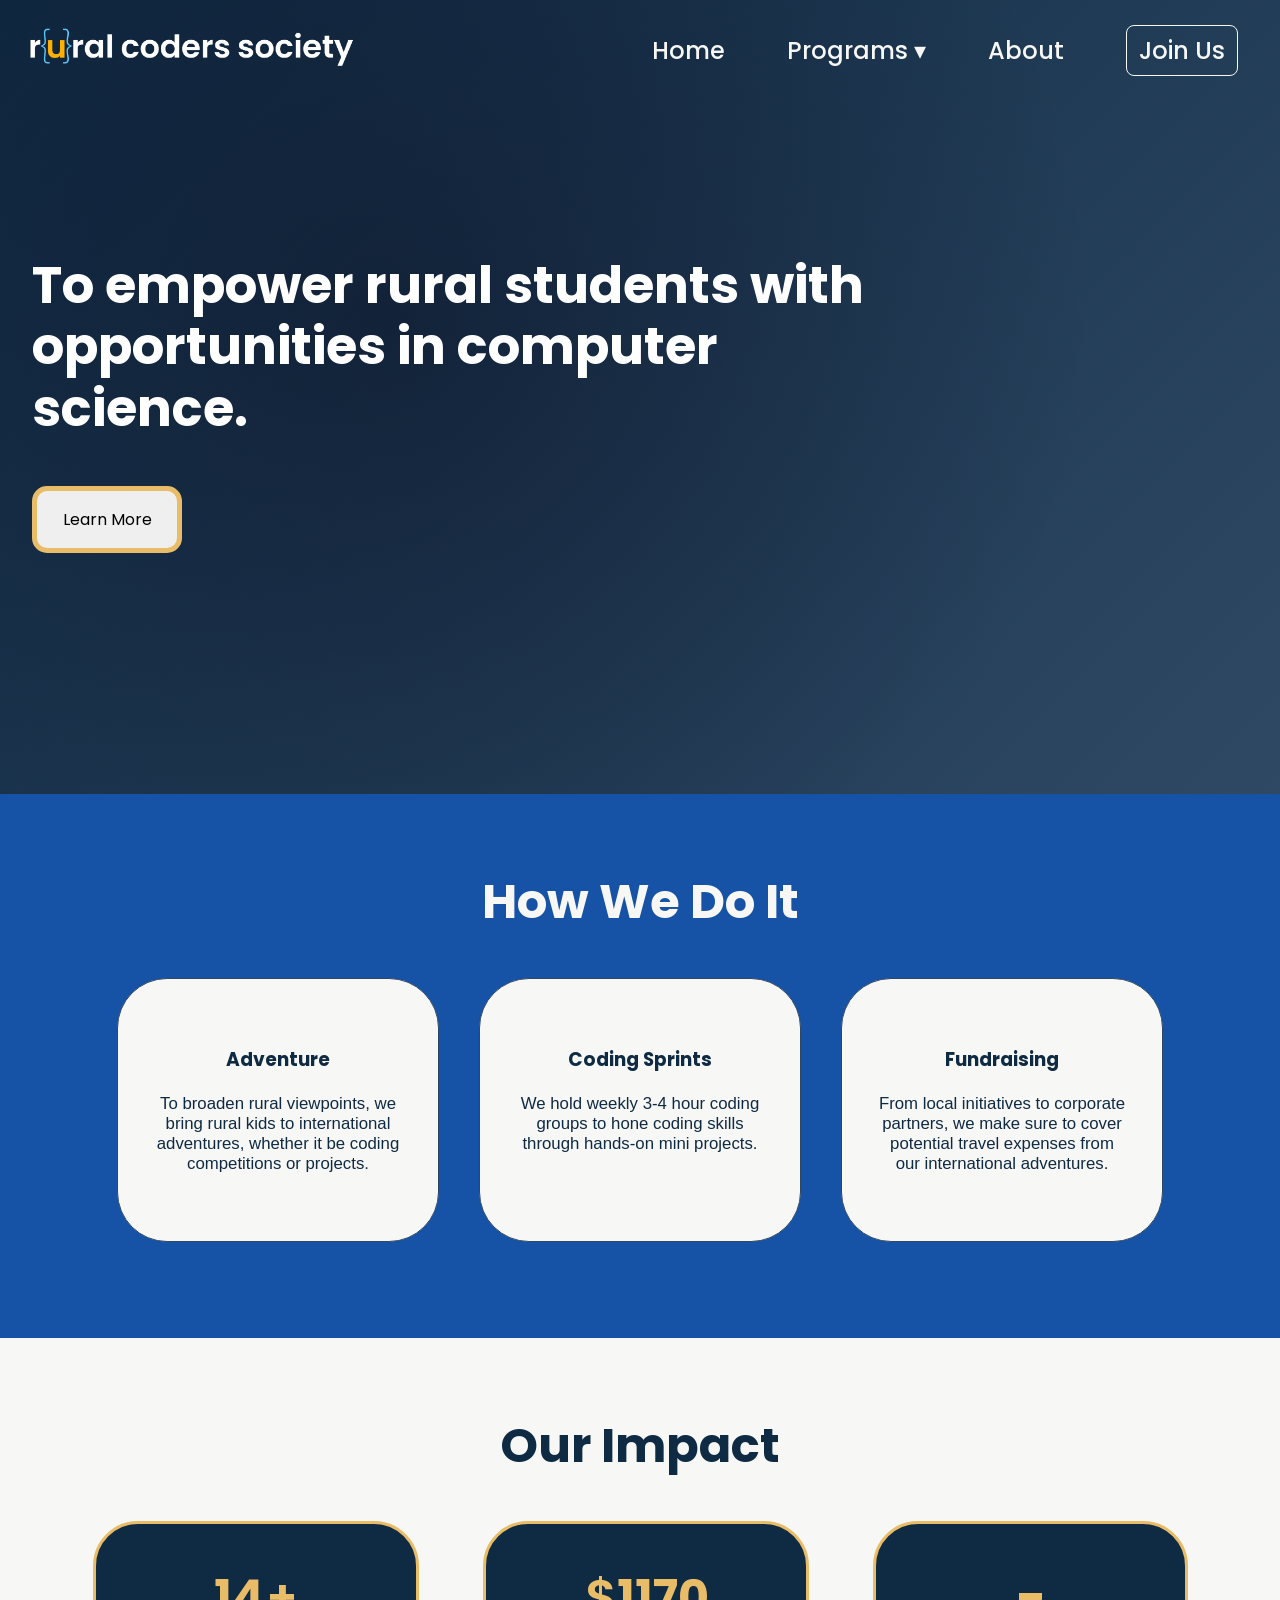
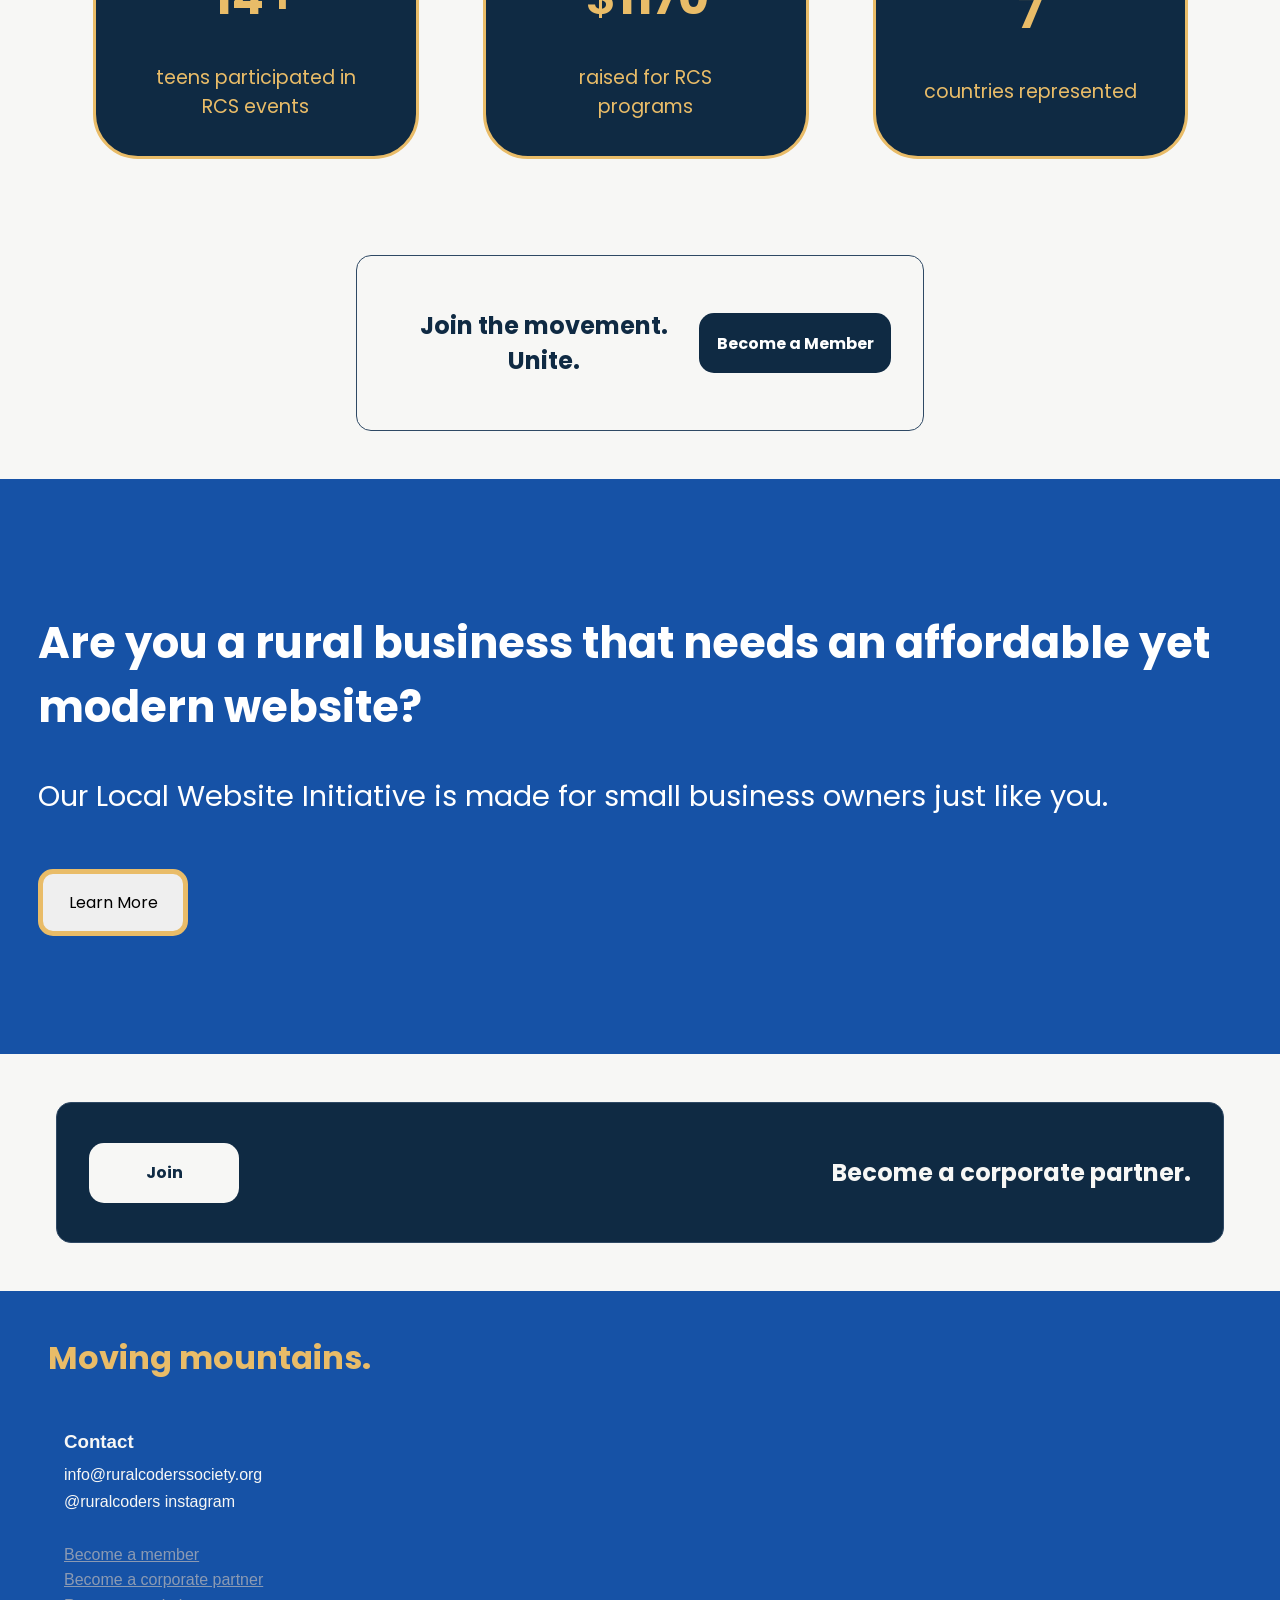
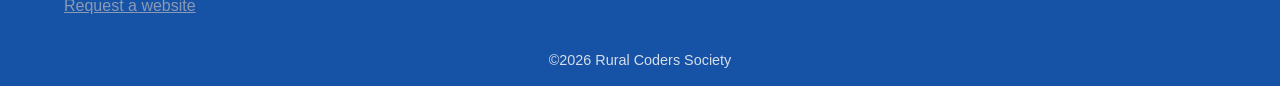
<file: index.html>
<!DOCTYPE html>
<head>
    <meta charset="UTF-8" />
    <meta name="viewport" content="width=device-width, initial-scale=1.0" />
    <title>Rural Coders Society</title>
    <link rel="icon" type="image/png" href="../media/RCS icon logo-Photoroom.png">
    <link rel="stylesheet" href="styles/style.css" />
    <link rel="preconnect" href="https://fonts.googleapis.com">
    <link rel="preconnect" href="https://fonts.gstatic.com" crossorigin>
    <link href="https://fonts.googleapis.com/css2?family=Poppins:ital,wght@0,100;0,200;0,300;0,400;0,500;0,600;0,700;0,800;0,900;1,100;1,200;1,300;1,400;1,500;1,600;1,700;1,800;1,900&display=swap" rel="stylesheet">
</head>
<body>
<div class="site-header-container">
    <div class="header">
        <a href="../index.html"><img class="logo" id="logo" src="../media/{rural coders society.} (2)-Photoroom.png" alt="rcs-logo"></a>
        <nav>
            <a class="nav-a" href="../index.html">Home</a>
            <div class="dropdown">
                <a class="nav-a dropbtn" href="../programs/">Programs ▾</a>

                <div class="dropdown-content">
                    <a href="../programs/adventures.html">Adventures</a>
                    <a href="../programs/websiteinit.html">Local Website Initiative</a>
                    <a href="../programs/cafe.html">RCS Coding Café</a>
                </div>
            </div>
            <a class="nav-a" href="../about.html">About</a>
            <div class="dropdown">
                <a id="join-us-button" class="nav-a dropbtn" href="/join/">Join Us</a>

                <div id="join-dropdown-content" class="dropdown-content">
                    <a href="../join/membership.html">Become a Member</a>
                    <a href="../join/websitereq.html">Request a Website</a>
                    <a href="../join/corppart.html">Corporate Partnership</a>
                </div>
            </div>
        </nav>
        <div class="hamburger" id="hamburger">
            <span></span>
            <span></span>
            <span></span>
        </div>
    </div>
    <div class="sidebar" id="sidebar">
            <a href="../index.html">Home</a>
            <div class="sidebar-group">
                <div class="sidebar-top">
                    <a href="../programs/">Programs</a>
                    <span class="arrow">▾</span>
                </div>
                <div class="sidebar-dropdown">
                    <a href="../programs/adventures.html">Adventures</a>
                    <a href="../programs/websiteinit.html">Local Website Initiative</a>
                    <a href="../programs/cafe.html">RCS Coding Café</a>
                </div>
            </div>
            <a href="/about.html">About</a>
            <div class="sidebar-group">
                <div class="sidebar-top">
                    <a class="join-us-sidebar" href="/join/">Join Us</a>
                    <span id="join-us-arrow" class="arrow">▾</span>
                </div>
                <div class="sidebar-dropdown">
                    <a class="join-us-sidebar" href="../join/membership.html">Become a Member</a>
                    <a class="join-us-sidebar" href="../join/websitereq.html">Request a Website</a>
                    <a class="join-us-sidebar" href="../join/corppart.html">Corporate Partnership</a>
                </div>
            </div>
    </div>
    <section class="hero">
        <h2 class="hero-title">To empower rural students with opportunities in computer science.</h2>
        <div id="hero-button-wrapper">
            <button id="hero-button" onclick="scrollToSection('hows')">Learn More</button>
        </div>
    </section>
</div>

<section id="hows">
    <h1>How We Do It</h1>
    <section class="hows">
    <div class="hows-div">
        <h3>Adventure</h3>
        <p>To broaden rural viewpoints, we bring rural kids to international adventures, whether it be coding competitions or projects.</p>
    </div>
    <div class="hows-div">
        <h3>Coding Sprints</h3>
        <p>We hold weekly 3-4 hour coding groups to hone coding skills through hands-on mini projects.</p>
    </div>
    <div class="hows-div">
        <h3>Fundraising</h3>
        <p>From local initiatives to corporate partners, we make sure to cover potential travel expenses from our international adventures.</p>
    </div>
</section>
</section>

<section class="impact" id="impact">
    <h2>Our Impact</h2>
    <div class="impact-stats">
        <div class="impact-item">
            <h3 id="members" class="count" data-target="14">0</h3>
            <p>teens participated in RCS events</p>
        </div>
        <div class="impact-item">
            <h3 id="money" class="count" data-target="1170">0</h3>
            <p>raised for RCS programs</p>
        </div>
        <div class="impact-item">
            <h3 class="count" data-target="7">0</h3>
            <p>countries represented</p>
        </div>
    </div>
</section>

<section class="join-movement-container">
    <div class="join-movement">
    <h2>Join the movement. Unite.</h2>
    <button onclick="window.location.href='join/membership.html'">Become a Member</button>
</div>
</section>
<section class="mission-container">
    <div class="mission">
        <h2>Are you a rural business that needs an affordable yet modern website?</h2>
        <p>Our Local Website Initiative is made for small business owners just like you.</p>
        <button id="mission-button" onclick="window.location.href='../programs/websiteinit.html'">Learn More</button>
    </div>
</section>

<section class="corp-part-container">
    <div class="corp-part">
    <button onclick="window.location.href='join/corppart.html'">Join</button>
    <h2>Become a corporate partner.</h2>
</div>
</section>
<section class="footer">
    <div class="footer-head">
        <h2>Moving mountains.</h2>
    </div>
    <div class="footer-left">
        <h3>Contact</h3>
        <p>info@ruralcoderssociety.org</p>
        <p>@ruralcoders instagram</p><br>

        <a class="footer-link" href="/join/membership.html">Become a member</a><br>
        <a class="footer-link" href="/join/corppart.html">Become a corporate partner</a><br>
        <a class="footer-link" href="/join/websitereq.html">Request a website</a>
    </div>
    <div class="footer-bottom">
        <p class="copyright">©2026 Rural Coders Society</p>
    </div>
</section>
<script src="../scripts/main.js"></script>
</body>
</file>
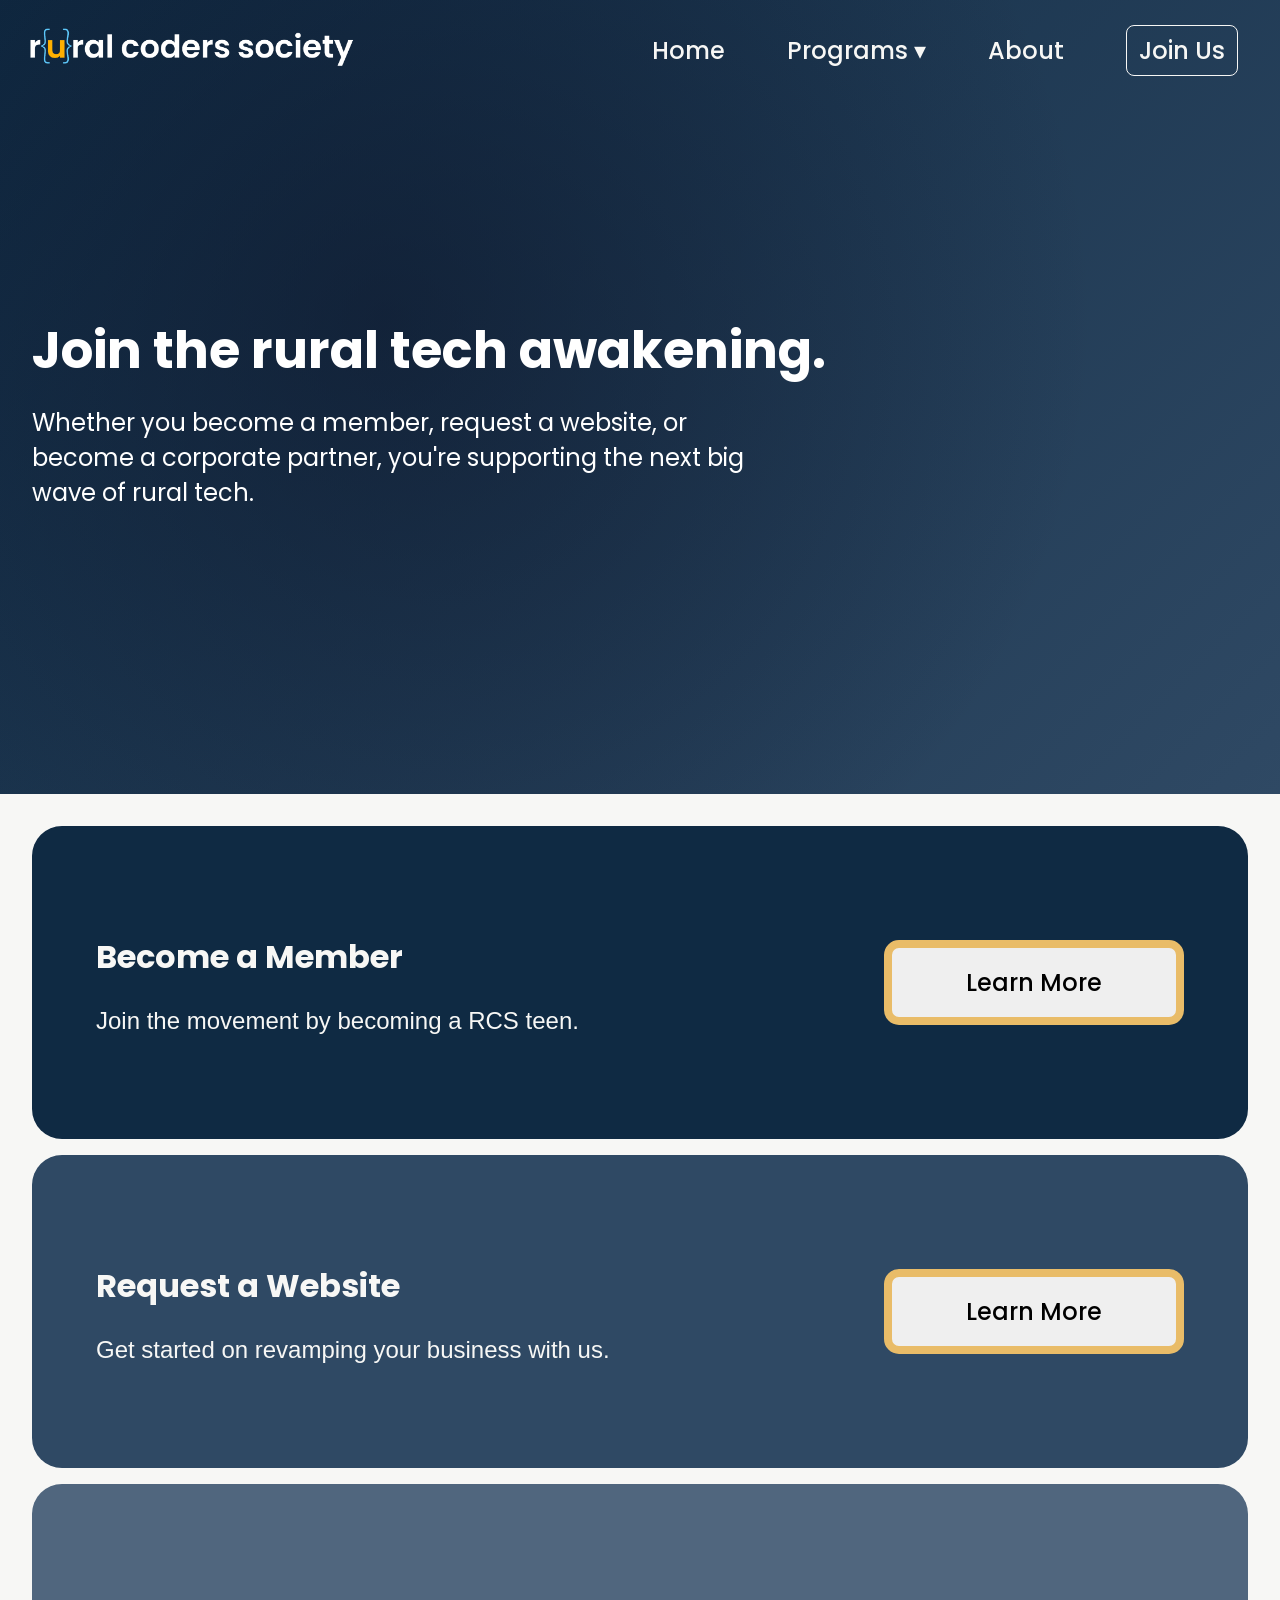
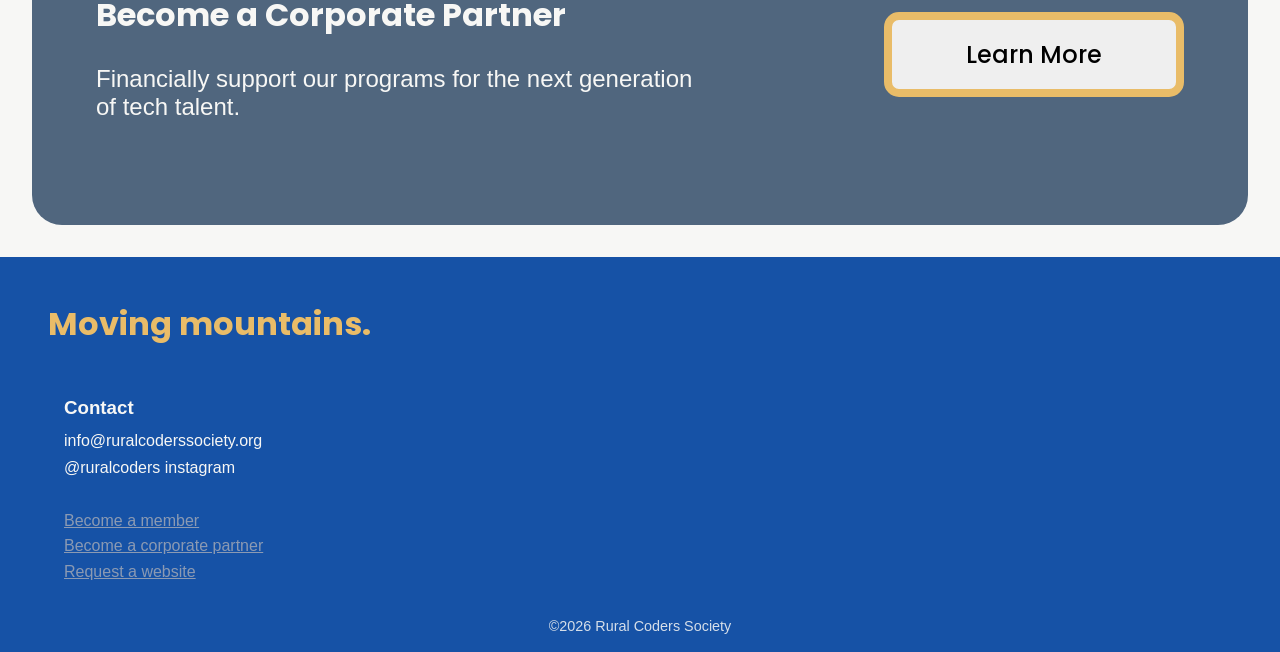
<file: join/index.html>
<!DOCTYPE html>
<head>
    <meta charset="UTF-8" />
    <meta name="viewport" content="width=device-width, initial-scale=1.0" />
    <title>Rural Coders Society</title>
    <link rel="icon" type="image/png" href="../media/RCS icon logo-Photoroom.png">
    <link rel="stylesheet" href="../styles/style.css" />
    <link rel="preconnect" href="https://fonts.googleapis.com">
    <link rel="preconnect" href="https://fonts.gstatic.com" crossorigin>
    <link href="https://fonts.googleapis.com/css2?family=Poppins:ital,wght@0,100;0,200;0,300;0,400;0,500;0,600;0,700;0,800;0,900;1,100;1,200;1,300;1,400;1,500;1,600;1,700;1,800;1,900&display=swap" rel="stylesheet">
</head>
<body>
<div class="site-header-container">
    <div class="header">
        <a href="../index.html"><img class="logo" id="logo" src="../media/{rural coders society.} (2)-Photoroom.png" alt="rcs-logo"></a>
        <nav>
            <a class="nav-a" href="../index.html">Home</a>
            <div class="dropdown">
                <a class="nav-a dropbtn" href="../programs/">Programs ▾</a>

                <div class="dropdown-content">
                    <a href="../programs/adventures.html">Adventures</a>
                    <a href="../programs/websiteinit.html">Local Website Initiative</a>
                    <a href="../programs/cafe.html">RCS Coding Café</a>
                </div>
            </div>
            <a class="nav-a" href="../about.html">About</a>
            <div class="dropdown">
                <a id="join-us-button" class="nav-a dropbtn" href="/join/">Join Us</a>

                <div id="join-dropdown-content" class="dropdown-content">
                    <a href="../join/membership.html">Become a Member</a>
                    <a href="../join/websitereq.html">Request a Website</a>
                    <a href="../join/corppart.html">Corporate Partnership</a>
                </div>
            </div>
        </nav>
        <div class="hamburger" id="hamburger">
            <span></span>
            <span></span>
            <span></span>
        </div>
    </div>
    <div class="sidebar" id="sidebar">
            <a href="../index.html">Home</a>
            <div class="sidebar-group">
                <div class="sidebar-top">
                    <a href="../programs/">Programs</a>
                    <span class="arrow">▾</span>
                </div>
                <div class="sidebar-dropdown">
                    <a href="../programs/adventures.html">Adventures</a>
                    <a href="../programs/websiteinit.html">Local Website Initiative</a>
                    <a href="../programs/cafe.html">RCS Coding Café</a>
                </div>
            </div>
            <a href="/about.html">About</a>
            <div class="sidebar-group">
                <div class="sidebar-top">
                    <a class="join-us-sidebar" href="/join/">Join Us</a>
                    <span id="join-us-arrow" class="arrow">▾</span>
                </div>
                <div class="sidebar-dropdown">
                    <a class="join-us-sidebar" href="../join/membership.html">Become a Member</a>
                    <a class="join-us-sidebar" href="../join/websitereq.html">Request a Website</a>
                    <a class="join-us-sidebar" href="../join/corppart.html">Corporate Partnership</a>
                </div>
            </div>
    </div>
    <section class="hero">
        <h2 class="hero-title">Join the rural tech awakening.</h2>
        <p class="hero-subtitle">Whether you become a member, request a website, or become a corporate partner, you're supporting the next big wave of rural tech.</p>
    </section>
</div>

<section class="operations">
    <div class="operations-div" id="operation-adventures">
        <div class="operation-item">
            <h2>Become a Member</h2>
            <p>Join the movement by becoming a RCS teen.</p>
        </div>
        <button onclick="window.location.href='membership.html'">Learn More</button>
    </div>
    <div class="operations-div" id="operation-websiteinit">
        <div class="operation-item">
            <h2>Request a Website</h2>
            <p>Get started on revamping your business with us.</p>
        </div>
        <button onclick="window.location.href='websitereq.html'">Learn More</button>
    </div>
    <div class="operations-div" id="operation-cafe">
        <div class="operation-item">
            <h2>Become a Corporate Partner</h2>
            <p>Financially support our programs for the next generation of tech talent.</p>
        </div>
        <button onclick="window.location.href='corppart.html'">Learn More</button>
    </div>
</section>

<section class="footer">
    <div class="footer-head">
        <h2>Moving mountains.</h2>
    </div>
    <div class="footer-left">
        <h3>Contact</h3>
        <p>info@ruralcoderssociety.org</p>
        <p>@ruralcoders instagram</p><br>

        <a class="footer-link" href="/join/membership.html">Become a member</a><br>
        <a class="footer-link" href="/join/corppart.html">Become a corporate partner</a><br>
        <a class="footer-link" href="/join/websitereq.html">Request a website</a>
    </div>
    <div class="footer-bottom">
        <p class="copyright">©2026 Rural Coders Society</p>
    </div>
</section>
<script src="../scripts/main.js"></script>
</body>
</file>
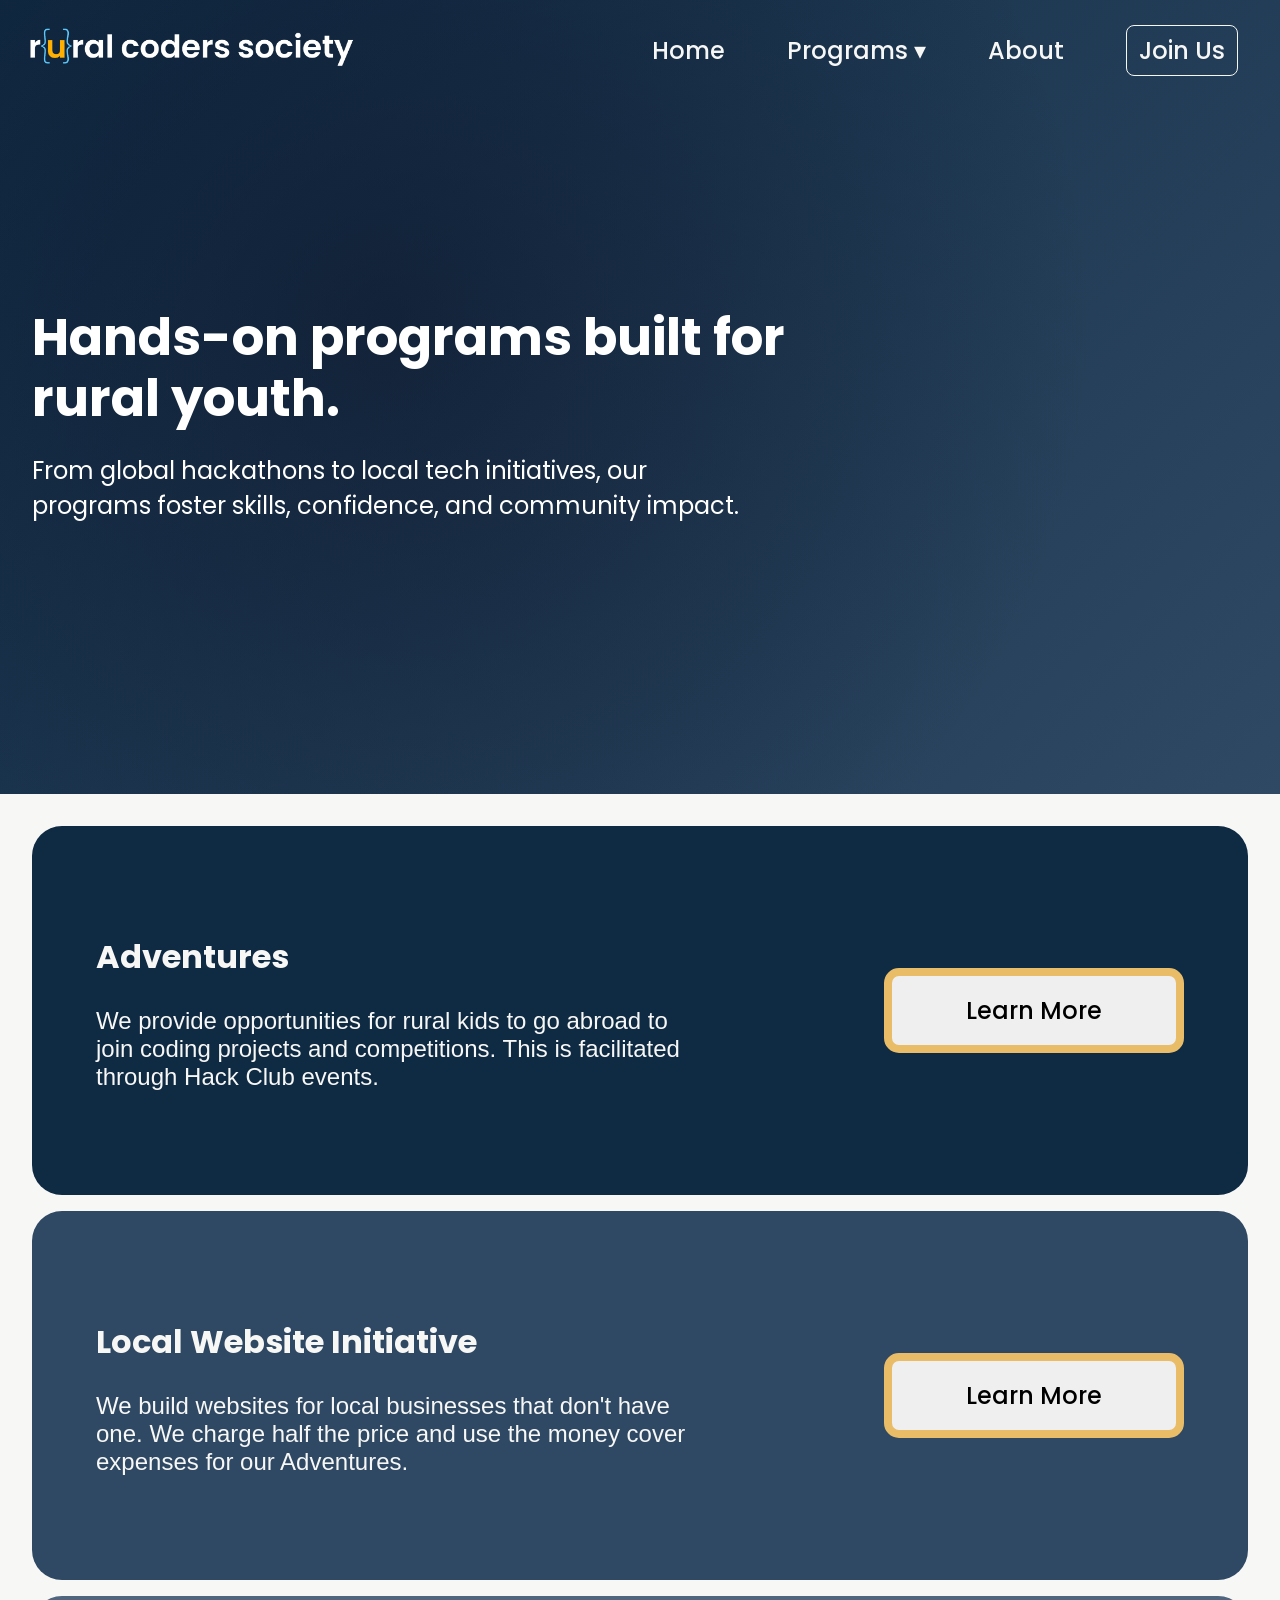
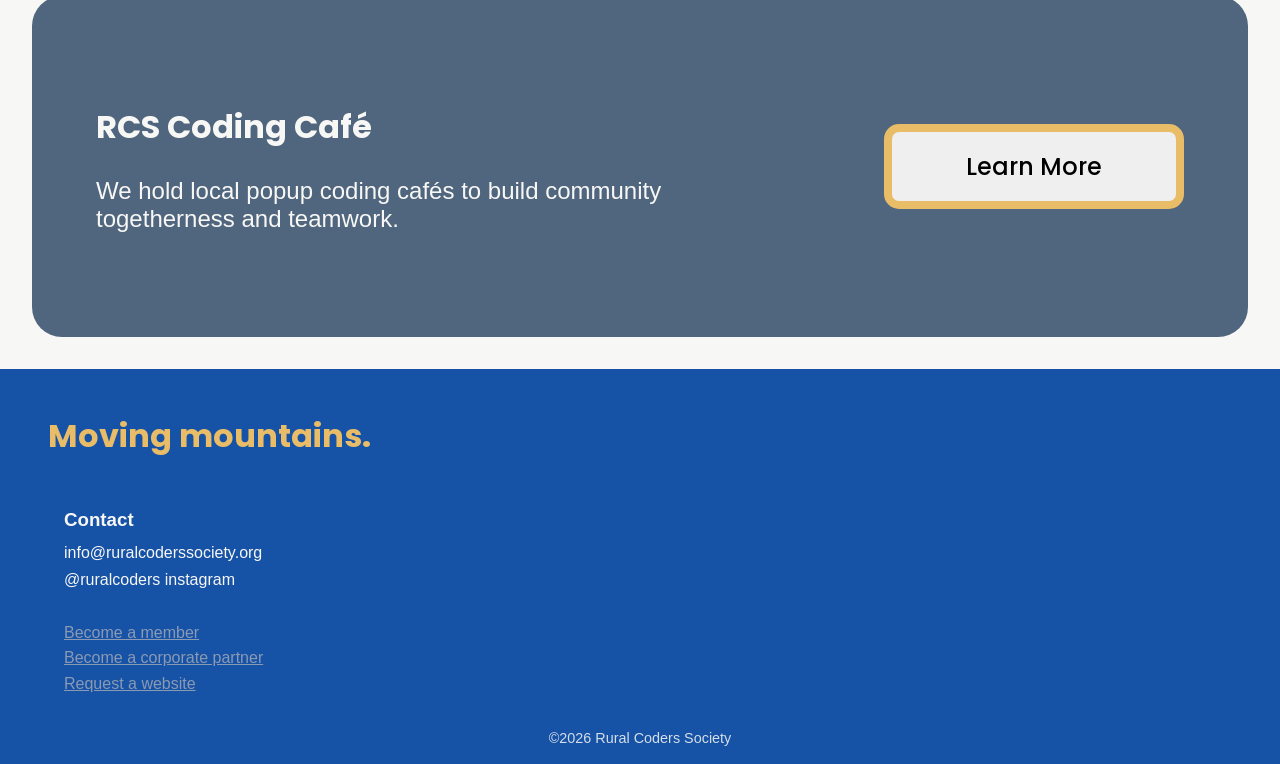
<file: programs/index.html>
<!DOCTYPE html>
<head>
    <meta charset="UTF-8" />
    <meta name="viewport" content="width=device-width, initial-scale=1.0" />
    <title>Rural Coders Society</title>
    <link rel="icon" type="image/png" href="../media/RCS icon logo-Photoroom.png">
    <link rel="stylesheet" href="../styles/style.css" />
    <link rel="preconnect" href="https://fonts.googleapis.com">
    <link rel="preconnect" href="https://fonts.gstatic.com" crossorigin>
    <link href="https://fonts.googleapis.com/css2?family=Poppins:ital,wght@0,100;0,200;0,300;0,400;0,500;0,600;0,700;0,800;0,900;1,100;1,200;1,300;1,400;1,500;1,600;1,700;1,800;1,900&display=swap" rel="stylesheet">
</head>
<body>
<div class="site-header-container">
    <div class="header">
        <a href="../index.html"><img class="logo" id="logo" src="../media/{rural coders society.} (2)-Photoroom.png" alt="rcs-logo"></a>
        <nav>
            <a class="nav-a" href="../index.html">Home</a>
            <div class="dropdown">
                <a class="nav-a dropbtn" href="../programs/">Programs ▾</a>

                <div class="dropdown-content">
                    <a href="../programs/adventures.html">Adventures</a>
                    <a href="../programs/websiteinit.html">Local Website Initiative</a>
                    <a href="../programs/cafe.html">RCS Coding Café</a>
                </div>
            </div>
            <a class="nav-a" href="../about.html">About</a>
            <div class="dropdown">
                <a id="join-us-button" class="nav-a dropbtn" href="/join/">Join Us</a>

                <div id="join-dropdown-content" class="dropdown-content">
                    <a href="../join/membership.html">Become a Member</a>
                    <a href="../join/websitereq.html">Request a Website</a>
                    <a href="../join/corppart.html">Corporate Partnership</a>
                </div>
            </div>
        </nav>
        <div class="hamburger" id="hamburger">
            <span></span>
            <span></span>
            <span></span>
        </div>
    </div>
    <div class="sidebar" id="sidebar">
            <a href="../index.html">Home</a>
            <div class="sidebar-group">
                <div class="sidebar-top">
                    <a href="../programs/">Programs</a>
                    <span class="arrow">▾</span>
                </div>
                <div class="sidebar-dropdown">
                    <a href="../programs/adventures.html">Adventures</a>
                    <a href="../programs/websiteinit.html">Local Website Initiative</a>
                    <a href="../programs/cafe.html">RCS Coding Café</a>
                </div>
            </div>
            <a href="/about.html">About</a>
            <div class="sidebar-group">
                <div class="sidebar-top">
                    <a class="join-us-sidebar" href="/join/">Join Us</a>
                    <span id="join-us-arrow" class="arrow">▾</span>
                </div>
                <div class="sidebar-dropdown">
                    <a class="join-us-sidebar" href="../join/membership.html">Become a Member</a>
                    <a class="join-us-sidebar" href="../join/websitereq.html">Request a Website</a>
                    <a class="join-us-sidebar" href="../join/corppart.html">Corporate Partnership</a>
                </div>
            </div>
    </div>
    <section class="hero">
        <h2 class="hero-title">Hands-on programs built for rural youth.</h2>
        <p class="hero-subtitle">From global hackathons to local tech initiatives, our programs foster skills, confidence, and community impact.</p>
    </section>
</div>

<section class="operations">
    <div class="operations-div" id="operation-adventures">
        <div class="operation-item">
            <h2>Adventures</h2>
            <p>We provide opportunities for rural kids to go abroad to join coding projects and competitions. This is facilitated through Hack Club events.</p>
        </div>
        <button onclick="window.location.href='adventures.html'">Learn More</button>
    </div>
    <div class="operations-div" id="operation-websiteinit">
        <div class="operation-item">
            <h2>Local Website Initiative</h2>
            <p>We build websites for local businesses that don't have one. We charge half the price and use the money cover expenses for our Adventures.</p>
        </div>
        <button onclick="window.location.href='websiteinit.html'">Learn More</button>
    </div>
    <div class="operations-div" id="operation-cafe">
        <div class="operation-item">
            <h2>RCS Coding Café</h2>
            <p>We hold local popup coding cafés to build community togetherness and teamwork.</p>
        </div>
        <button onclick="window.location.href='websiteinit.html'">Learn More</button>
    </div>
</section>

<section class="footer">
    <div class="footer-head">
        <h2>Moving mountains.</h2>
    </div>
    <div class="footer-left">
        <h3>Contact</h3>
        <p>info@ruralcoderssociety.org</p>
        <p>@ruralcoders instagram</p><br>

        <a class="footer-link" href="/join/membership.html">Become a member</a><br>
        <a class="footer-link" href="/join/corppart.html">Become a corporate partner</a><br>
        <a class="footer-link" href="/join/websitereq.html">Request a website</a>
    </div>
    <div class="footer-bottom">
        <p class="copyright">©2026 Rural Coders Society</p>
    </div>
</section>
<script src="../scripts/main.js"></script>
</body>
</file>
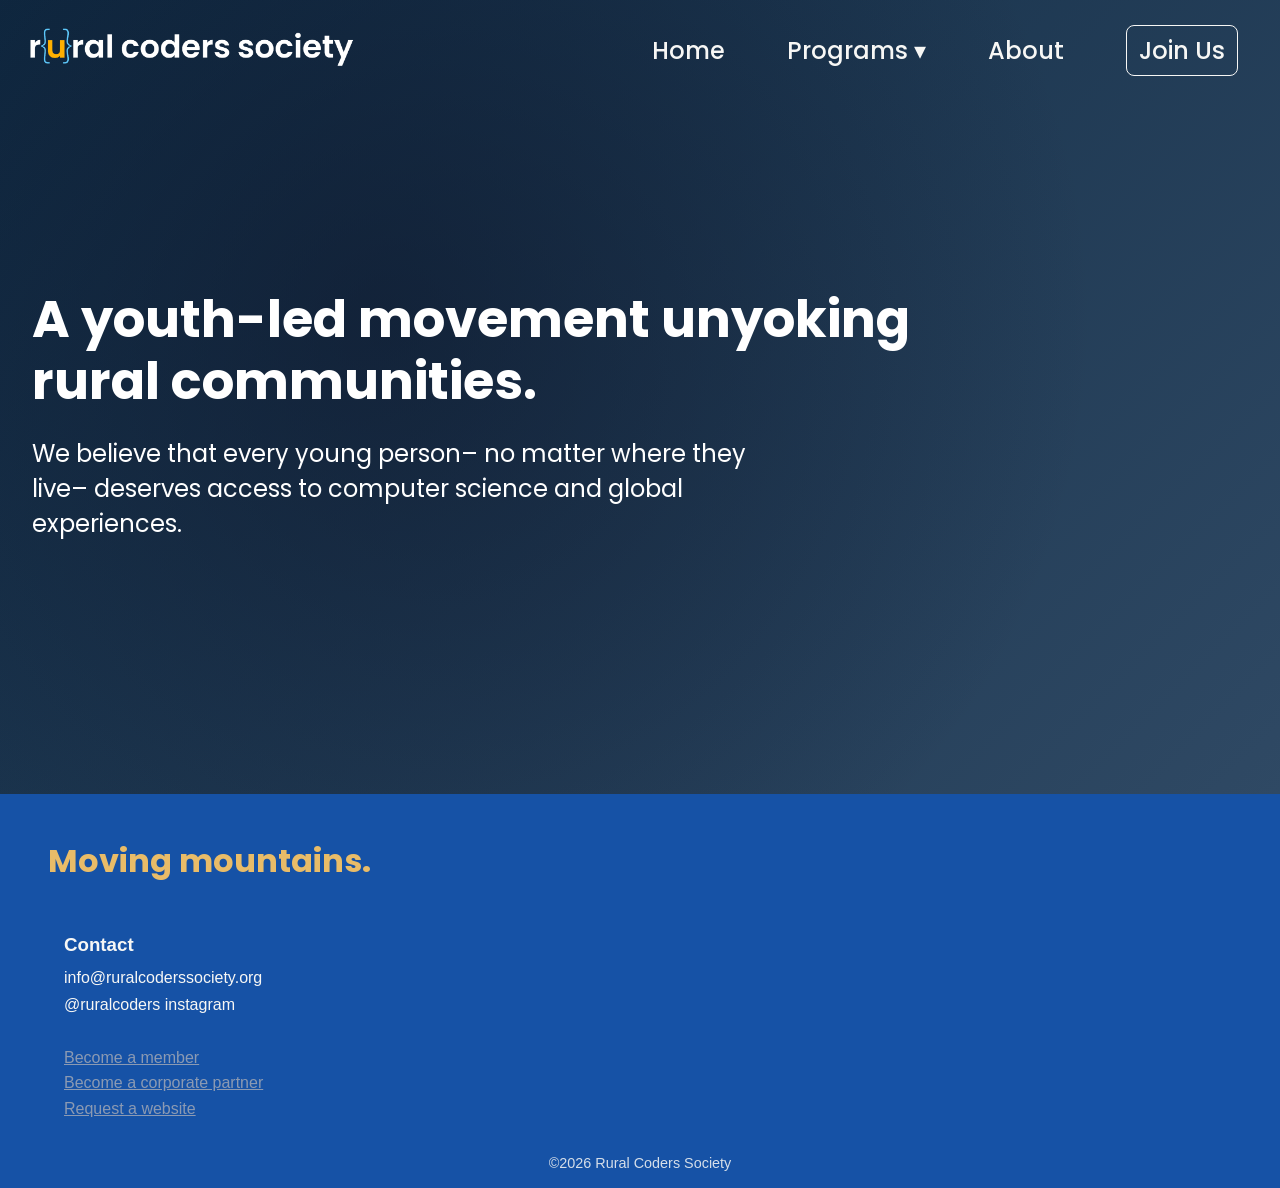
<file: about.html>
<!DOCTYPE html>
<head>
    <meta charset="UTF-8" />
    <meta name="viewport" content="width=device-width, initial-scale=1.0" />
    <title>Rural Coders Society</title>
    <link rel="icon" type="image/png" href="../media/RCS icon logo-Photoroom.png">
    <link rel="stylesheet" href="../styles/style.css" />
    <link rel="preconnect" href="https://fonts.googleapis.com">
    <link rel="preconnect" href="https://fonts.gstatic.com" crossorigin>
    <link href="https://fonts.googleapis.com/css2?family=Poppins:ital,wght@0,100;0,200;0,300;0,400;0,500;0,600;0,700;0,800;0,900;1,100;1,200;1,300;1,400;1,500;1,600;1,700;1,800;1,900&display=swap" rel="stylesheet">
</head>
<body>
<div class="site-header-container">
    <div class="header">
        <a href="../index.html"><img class="logo" id="logo" src="../media/{rural coders society.} (2)-Photoroom.png" alt="rcs-logo"></a>
        <nav>
            <a class="nav-a" href="../index.html">Home</a>
            <div class="dropdown">
                <a class="nav-a dropbtn" href="../programs/">Programs ▾</a>

                <div class="dropdown-content">
                    <a href="../programs/adventures.html">Adventures</a>
                    <a href="../programs/websiteinit.html">Local Website Initiative</a>
                    <a href="../programs/cafe.html">RCS Coding Café</a>
                </div>
            </div>
            <a class="nav-a" href="../about.html">About</a>
            <div class="dropdown">
                <a id="join-us-button" class="nav-a dropbtn" href="/join/">Join Us</a>

                <div id="join-dropdown-content" class="dropdown-content">
                    <a href="../join/membership.html">Become a Member</a>
                    <a href="../join/websitereq.html">Request a Website</a>
                    <a href="../join/corppart.html">Corporate Partnership</a>
                </div>
            </div>
        </nav>
        <div class="hamburger" id="hamburger">
            <span></span>
            <span></span>
            <span></span>
        </div>
    </div>
    <div class="sidebar" id="sidebar">
            <a href="../index.html">Home</a>
            <div class="sidebar-group">
                <div class="sidebar-top">
                    <a href="../programs/">Programs</a>
                    <span class="arrow">▾</span>
                </div>
                <div class="sidebar-dropdown">
                    <a href="../programs/adventures.html">Adventures</a>
                    <a href="../programs/websiteinit.html">Local Website Initiative</a>
                    <a href="../programs/cafe.html">RCS Coding Café</a>
                </div>
            </div>
            <a href="/about.html">About</a>
            <div class="sidebar-group">
                <div class="sidebar-top">
                    <a class="join-us-sidebar" href="/join/">Join Us</a>
                    <span id="join-us-arrow" class="arrow">▾</span>
                </div>
                <div class="sidebar-dropdown">
                    <a class="join-us-sidebar" href="../join/membership.html">Become a Member</a>
                    <a class="join-us-sidebar" href="../join/websitereq.html">Request a Website</a>
                    <a class="join-us-sidebar" href="../join/corppart.html">Corporate Partnership</a>
                </div>
            </div>
    </div>
    <section class="hero">
        <h2 class="hero-title">A youth-led movement unyoking rural communities.</h2>
        <p class="hero-subtitle">We believe that every young person– no matter where they live– deserves access to computer science and global experiences.</p>
    </section>
</div>
<section class="footer">
    <div class="footer-head">
        <h2>Moving mountains.</h2>
    </div>
    <div class="footer-left">
        <h3>Contact</h3>
        <p>info@ruralcoderssociety.org</p>
        <p>@ruralcoders instagram</p><br>

        <a class="footer-link" href="/join/membership.html">Become a member</a><br>
        <a class="footer-link" href="/join/corppart.html">Become a corporate partner</a><br>
        <a class="footer-link" href="/join/websitereq.html">Request a website</a>
    </div>
    <div class="footer-bottom">
        <p class="copyright">©2026 Rural Coders Society</p>
    </div>
</section>
<script src="../scripts/main.js"></script>
</body>
</file>
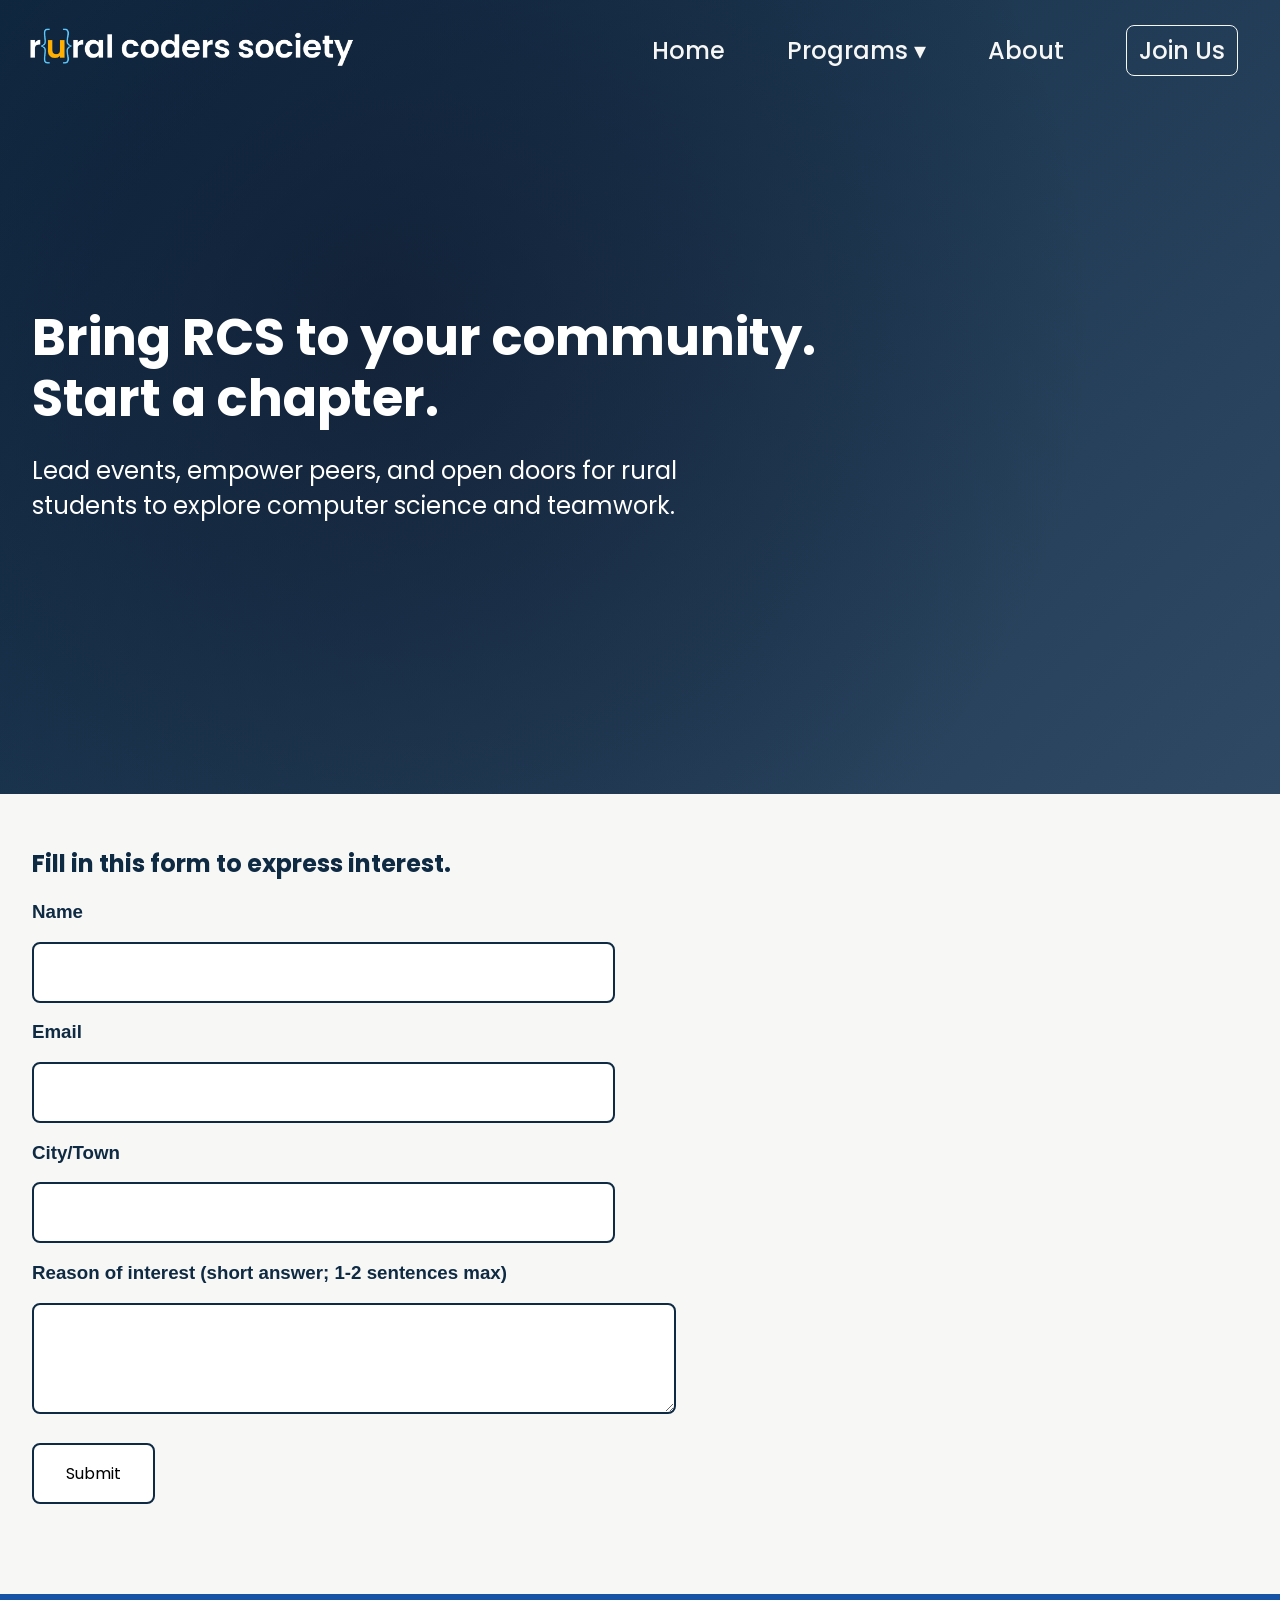
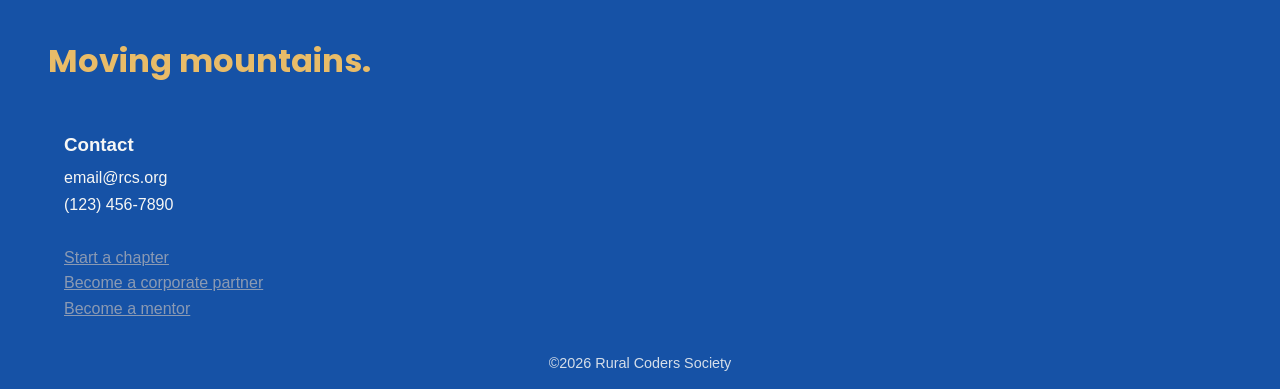
<file: join/branch.html>
<!DOCTYPE html>
<head>
    <meta charset="UTF-8" />
    <meta name="viewport" content="width=device-width, initial-scale=1.0" />
    <title>Rural Coders Society</title>
    <link rel="icon" type="image/png" href="../media/RCS icon logo-Photoroom.png">
    <link rel="stylesheet" href="../styles/style.css" />
    <link rel="preconnect" href="https://fonts.googleapis.com">
    <link rel="preconnect" href="https://fonts.gstatic.com" crossorigin>
    <link href="https://fonts.googleapis.com/css2?family=Poppins:ital,wght@0,100;0,200;0,300;0,400;0,500;0,600;0,700;0,800;0,900;1,100;1,200;1,300;1,400;1,500;1,600;1,700;1,800;1,900&display=swap" rel="stylesheet">
</head>
<body>
<div class="site-header-container">
    <div class="header">
        <a href="../index.html"><img class="logo" id="logo" src="../media/{rural coders society.} (2)-Photoroom.png" alt="rcs-logo"></a>
        <nav>
            <a class="nav-a" href="../index.html">Home</a>
            <div class="dropdown">
                <a class="nav-a dropbtn" href="../programs/">Programs ▾</a>

                <div class="dropdown-content">
                    <a href="../programs/adventures.html">Adventures</a>
                    <a href="../programs/websiteinit.html">Local Website Initiative</a>
                    <a href="../programs/cafe.html">RCS Coding Café</a>
                </div>
            </div>
            <a class="nav-a" href="../about.html">About</a>
            <div class="dropdown">
                <a id="join-us-button" class="nav-a dropbtn" href="/join/">Join Us</a>

                <div id="join-dropdown-content" class="dropdown-content">
                    <a href="../join/branch.html">Start a Branch</a>
                    <a href="../join/mentor.html">Mentorship</a>
                    <a href="../join/corppart.html">Corporate Partnership</a>
                </div>
            </div>
        </nav>
        <div class="hamburger" id="hamburger">
            <span></span>
            <span></span>
            <span></span>
        </div>
    </div>
    <div class="sidebar" id="sidebar">
            <a href="../index.html">Home</a>
            <div class="sidebar-group">
                <div class="sidebar-top">
                    <a href="../programs/">Programs</a>
                    <span class="arrow">▾</span>
                </div>
                <div class="sidebar-dropdown">
                    <a href="../programs/adventures.html">Adventures</a>
                    <a href="../programs/websiteinit.html">Local Website Initiative</a>
                    <a href="../programs/cafe.html">RCS Coding Café</a>
                </div>
            </div>
            <a href="/about.html">About</a>
            <div class="sidebar-group">
                <div class="sidebar-top">
                    <a class="join-us-sidebar" href="/join/">Join Us</a>
                    <span id="join-us-arrow" class="arrow">▾</span>
                </div>
                <div class="sidebar-dropdown">
                    <a class="join-us-sidebar" href="../join/branch.html">Start a Branch</a>
                    <a class="join-us-sidebar" href="../join/mentor.html">Mentorship</a>
                    <a class="join-us-sidebar" href="../join/corppart.html">Corporate Partnership</a>
                </div>
            </div>
    </div>
    <section class="hero">
        <h2 class="hero-title">Bring RCS to your community. Start a chapter.</h2>
        <p class="hero-subtitle">Lead events, empower peers, and open doors for rural students to explore computer science and teamwork.</p>
    </section>
</div>

<section class="the-form">
    <h2>Fill in this form to express interest.</h2>
    <form method="POST" action="https://script.google.com/macros/s/AKfycbzZpgvGen6KmXTxRQ9eqvl5-sl86OaS6xNSZ-L2YnkL91Y0nd-FR5Q6K5FZG0fqwmw/exec" class="form">
        <h3 for="Name">Name</h3>
        <input id="Name" type="text" name="Name" required>
        <h3 for="Email">Email</h3>
        <input id="Email" type="email" name="Email" required>
        <h3 for="Location">City/Town</h3>
        <input id="Location" type="text" name="Location" required>
        <h3 for="Reason">Reason of interest (short answer; 1-2 sentences max)</h3>
        <textarea id="Reason" name="Reason" rows="3" required></textarea><br>
        <input type="submit" value="Submit">
    </form>
</section>

<section class="footer">
    <div class="footer-head">
        <h2>Moving mountains.</h2>
    </div>
    <div class="footer-left">
        <h3>Contact</h3>
        <p>email@rcs.org</p>
        <p>(123) 456-7890</p><br>

        <a class="footer-link" href="../join/">Start a chapter</a><br>
        <a class="footer-link" href="../join/">Become a corporate partner</a><br>
        <a class="footer-link" href="../join/">Become a mentor</a>
    </div>
    <div class="footer-bottom">
        <p class="copyright">©2026 Rural Coders Society</p>
    </div>
</section>
<script src="../scripts/main.js"></script>
</body>
</file>
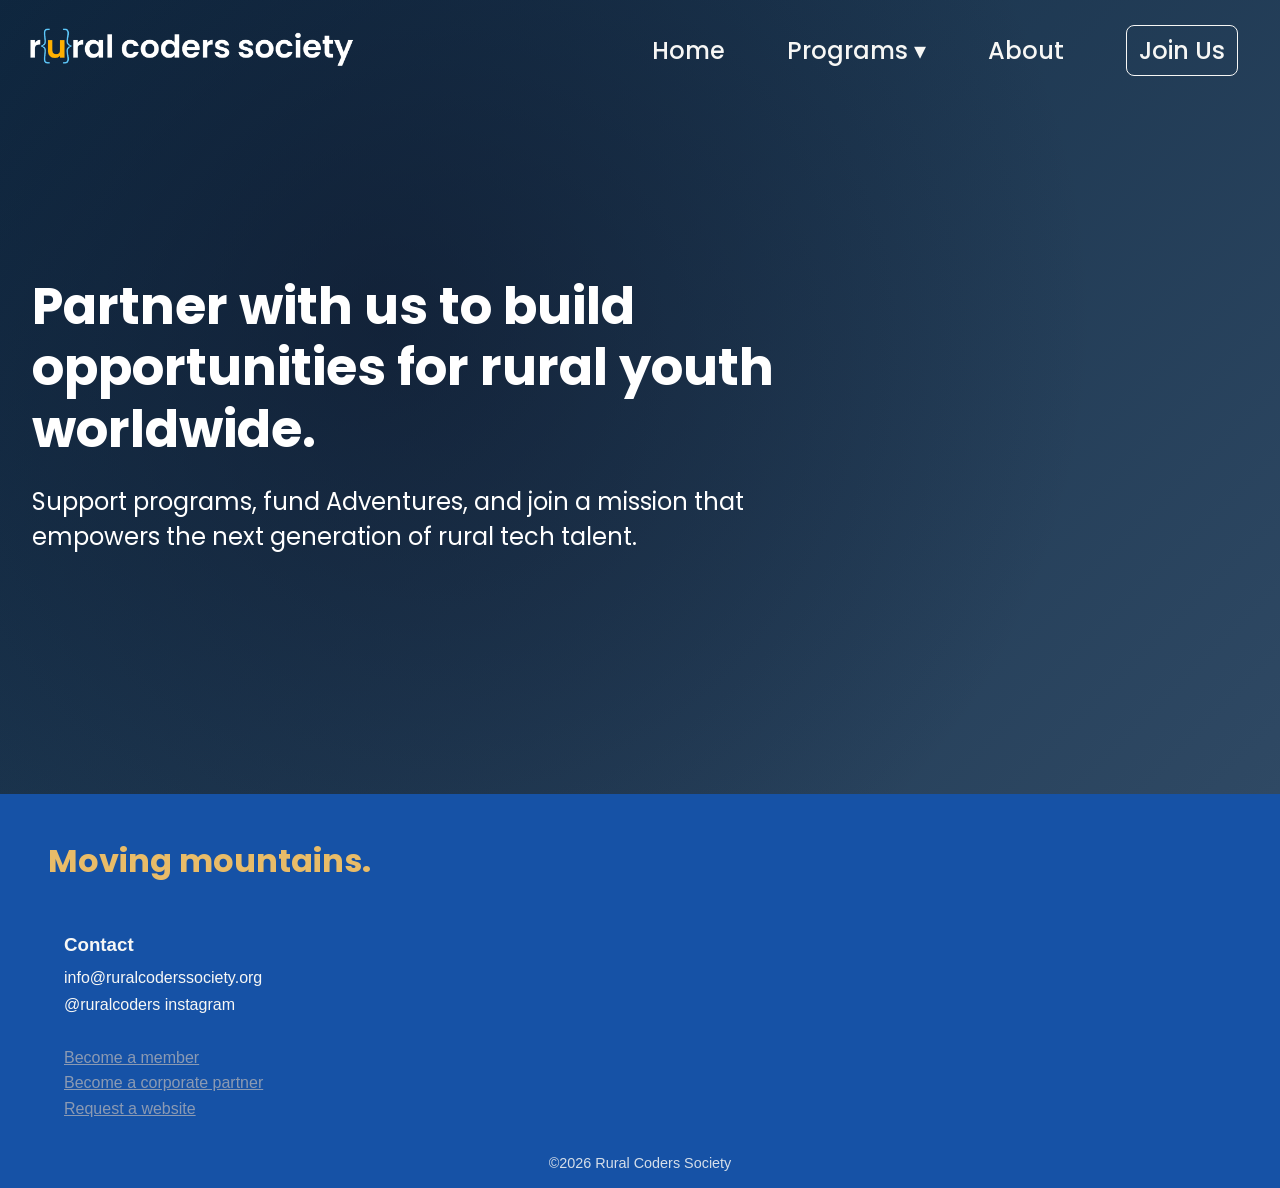
<file: join/corppart.html>
<!DOCTYPE html>
<head>
    <meta charset="UTF-8" />
    <meta name="viewport" content="width=device-width, initial-scale=1.0" />
    <title>Rural Coders Society</title>
    <link rel="icon" type="image/png" href="../media/RCS icon logo-Photoroom.png">
    <link rel="stylesheet" href="../styles/style.css" />
    <link rel="preconnect" href="https://fonts.googleapis.com">
    <link rel="preconnect" href="https://fonts.gstatic.com" crossorigin>
    <link href="https://fonts.googleapis.com/css2?family=Poppins:ital,wght@0,100;0,200;0,300;0,400;0,500;0,600;0,700;0,800;0,900;1,100;1,200;1,300;1,400;1,500;1,600;1,700;1,800;1,900&display=swap" rel="stylesheet">
</head>
<body>
<div class="site-header-container">
    <div class="header">
        <a href="../index.html"><img class="logo" id="logo" src="../media/{rural coders society.} (2)-Photoroom.png" alt="rcs-logo"></a>
        <nav>
            <a class="nav-a" href="../index.html">Home</a>
            <div class="dropdown">
                <a class="nav-a dropbtn" href="../programs/">Programs ▾</a>

                <div class="dropdown-content">
                    <a href="../programs/adventures.html">Adventures</a>
                    <a href="../programs/websiteinit.html">Local Website Initiative</a>
                    <a href="../programs/cafe.html">RCS Coding Café</a>
                </div>
            </div>
            <a class="nav-a" href="../about.html">About</a>
            <div class="dropdown">
                <a id="join-us-button" class="nav-a dropbtn" href="/join/">Join Us</a>

                <div id="join-dropdown-content" class="dropdown-content">
                    <a href="../join/membership.html">Become a Member</a>
                    <a href="../join/websitereq.html">Request a Website</a>
                    <a href="../join/corppart.html">Corporate Partnership</a>
                </div>
            </div>
        </nav>
        <div class="hamburger" id="hamburger">
            <span></span>
            <span></span>
            <span></span>
        </div>
    </div>
    <div class="sidebar" id="sidebar">
            <a href="../index.html">Home</a>
            <div class="sidebar-group">
                <div class="sidebar-top">
                    <a href="../programs/">Programs</a>
                    <span class="arrow">▾</span>
                </div>
                <div class="sidebar-dropdown">
                    <a href="../programs/adventures.html">Adventures</a>
                    <a href="../programs/websiteinit.html">Local Website Initiative</a>
                    <a href="../programs/cafe.html">RCS Coding Café</a>
                </div>
            </div>
            <a href="/about.html">About</a>
            <div class="sidebar-group">
                <div class="sidebar-top">
                    <a class="join-us-sidebar" href="/join/">Join Us</a>
                    <span id="join-us-arrow" class="arrow">▾</span>
                </div>
                <div class="sidebar-dropdown">
                    <a class="join-us-sidebar" href="../join/membership.html">Become a Member</a>
                    <a class="join-us-sidebar" href="../join/websitereq.html">Request a Website</a>
                    <a class="join-us-sidebar" href="../join/corppart.html">Corporate Partnership</a>
                </div>
            </div>
    </div>
    <section class="hero">
        <h2 class="hero-title">Partner with us to build opportunities for rural youth worldwide.</h2>
        <p class="hero-subtitle">Support programs, fund Adventures, and join a mission that empowers the next generation of rural tech talent.</p>
    </section>
</div>
<section class="footer">
    <div class="footer-head">
        <h2>Moving mountains.</h2>
    </div>
    <div class="footer-left">
        <h3>Contact</h3>
        <p>info@ruralcoderssociety.org</p>
        <p>@ruralcoders instagram</p><br>

        <a class="footer-link" href="/join/membership.html">Become a member</a><br>
        <a class="footer-link" href="/join/corppart.html">Become a corporate partner</a><br>
        <a class="footer-link" href="/join/websitereq.html">Request a website</a>
    </div>
    <div class="footer-bottom">
        <p class="copyright">©2026 Rural Coders Society</p>
    </div>
</section>
<script src="../scripts/main.js"></script>
</body>
</file>
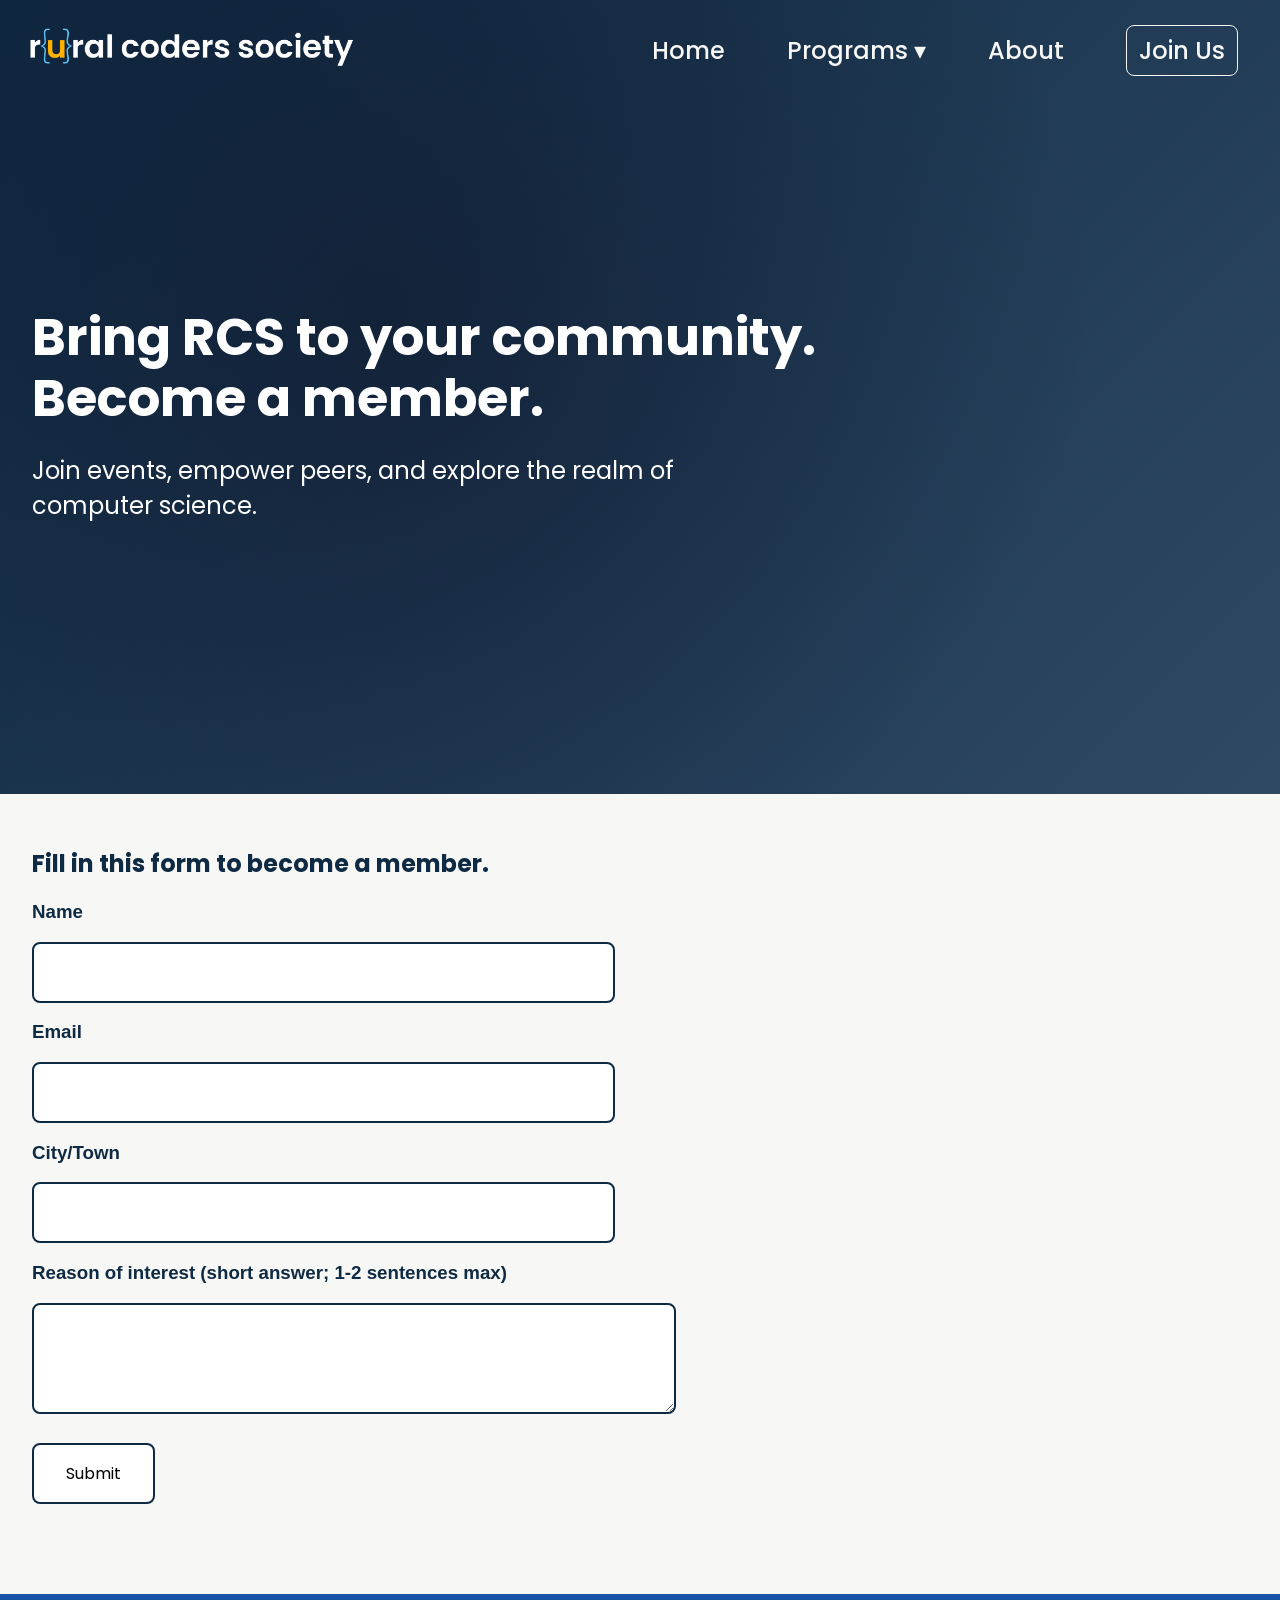
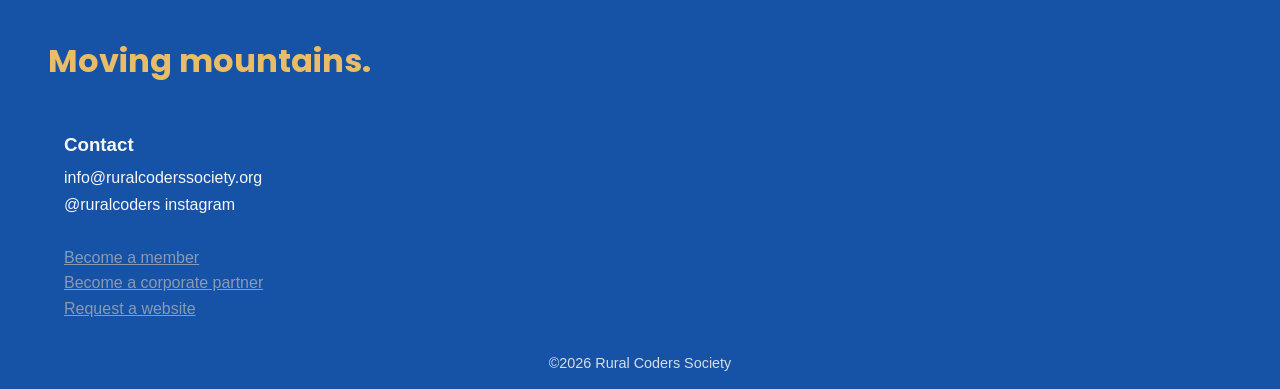
<file: join/membership.html>
<!DOCTYPE html>
<head>
    <meta charset="UTF-8" />
    <meta name="viewport" content="width=device-width, initial-scale=1.0" />
    <title>Rural Coders Society</title>
    <link rel="icon" type="image/png" href="../media/RCS icon logo-Photoroom.png">
    <link rel="stylesheet" href="../styles/style.css" />
    <link rel="preconnect" href="https://fonts.googleapis.com">
    <link rel="preconnect" href="https://fonts.gstatic.com" crossorigin>
    <link href="https://fonts.googleapis.com/css2?family=Poppins:ital,wght@0,100;0,200;0,300;0,400;0,500;0,600;0,700;0,800;0,900;1,100;1,200;1,300;1,400;1,500;1,600;1,700;1,800;1,900&display=swap" rel="stylesheet">
</head>
<body>
<div class="site-header-container">
    <div class="header">
        <a href="../index.html"><img class="logo" id="logo" src="../media/{rural coders society.} (2)-Photoroom.png" alt="rcs-logo"></a>
        <nav>
            <a class="nav-a" href="../index.html">Home</a>
            <div class="dropdown">
                <a class="nav-a dropbtn" href="../programs/">Programs ▾</a>

                <div class="dropdown-content">
                    <a href="../programs/adventures.html">Adventures</a>
                    <a href="../programs/websiteinit.html">Local Website Initiative</a>
                    <a href="../programs/cafe.html">RCS Coding Café</a>
                </div>
            </div>
            <a class="nav-a" href="../about.html">About</a>
            <div class="dropdown">
                <a id="join-us-button" class="nav-a dropbtn" href="/join/">Join Us</a>

                <div id="join-dropdown-content" class="dropdown-content">
                    <a href="../join/membership.html">Become a Member</a>
                    <a href="../join/websitereq.html">Request a Website</a>
                    <a href="../join/corppart.html">Corporate Partnership</a>
                </div>
            </div>
        </nav>
        <div class="hamburger" id="hamburger">
            <span></span>
            <span></span>
            <span></span>
        </div>
    </div>
    <div class="sidebar" id="sidebar">
            <a href="../index.html">Home</a>
            <div class="sidebar-group">
                <div class="sidebar-top">
                    <a href="../programs/">Programs</a>
                    <span class="arrow">▾</span>
                </div>
                <div class="sidebar-dropdown">
                    <a href="../programs/adventures.html">Adventures</a>
                    <a href="../programs/websiteinit.html">Local Website Initiative</a>
                    <a href="../programs/cafe.html">RCS Coding Café</a>
                </div>
            </div>
            <a href="/about.html">About</a>
            <div class="sidebar-group">
                <div class="sidebar-top">
                    <a class="join-us-sidebar" href="/join/">Join Us</a>
                    <span id="join-us-arrow" class="arrow">▾</span>
                </div>
                <div class="sidebar-dropdown">
                    <a class="join-us-sidebar" href="../join/membership.html">Become a Member</a>
                    <a class="join-us-sidebar" href="../join/websitereq.html">Request a Website</a>
                    <a class="join-us-sidebar" href="../join/corppart.html">Corporate Partnership</a>
                </div>
            </div>
    </div>
    <section class="hero">
        <h2 class="hero-title">Bring RCS to your community. Become a member.</h2>
        <p class="hero-subtitle">Join events, empower peers, and explore the realm of computer science.</p>
    </section>
</div>

<section class="the-form">
    <h2>Fill in this form to become a member.</h2>
    <form method="POST" action="https://script.google.com/macros/s/AKfycbyQ0PrWuUt0QgMMwXfQarOKp6IMIlcIefV2lLGdSHsJRrE-UuFHGAXDaEhUaA7ajtpl/exec" class="form">
        <h3 for="Name">Name</h3>
        <input id="Name" type="text" name="Name" required>
        <h3 for="Email">Email</h3>
        <input id="Email" type="email" name="Email" required>
        <h3 for="Location">City/Town</h3>
        <input id="Location" type="text" name="Location" required>
        <h3 for="Reason">Reason of interest (short answer; 1-2 sentences max)</h3>
        <textarea id="Reason" name="Reason" rows="3" required></textarea><br>
        <input type="submit" value="Submit">
    </form>
</section>

<section class="footer">
    <div class="footer-head">
        <h2>Moving mountains.</h2>
    </div>
    <div class="footer-left">
        <h3>Contact</h3>
        <p>info@ruralcoderssociety.org</p>
        <p>@ruralcoders instagram</p><br>

        <a class="footer-link" href="/join/membership.html">Become a member</a><br>
        <a class="footer-link" href="/join/corppart.html">Become a corporate partner</a><br>
        <a class="footer-link" href="/join/websitereq.html">Request a website</a>
    </div>
    <div class="footer-bottom">
        <p class="copyright">©2026 Rural Coders Society</p>
    </div>
</section>
<script src="../scripts/main.js"></script>
</body>
</file>
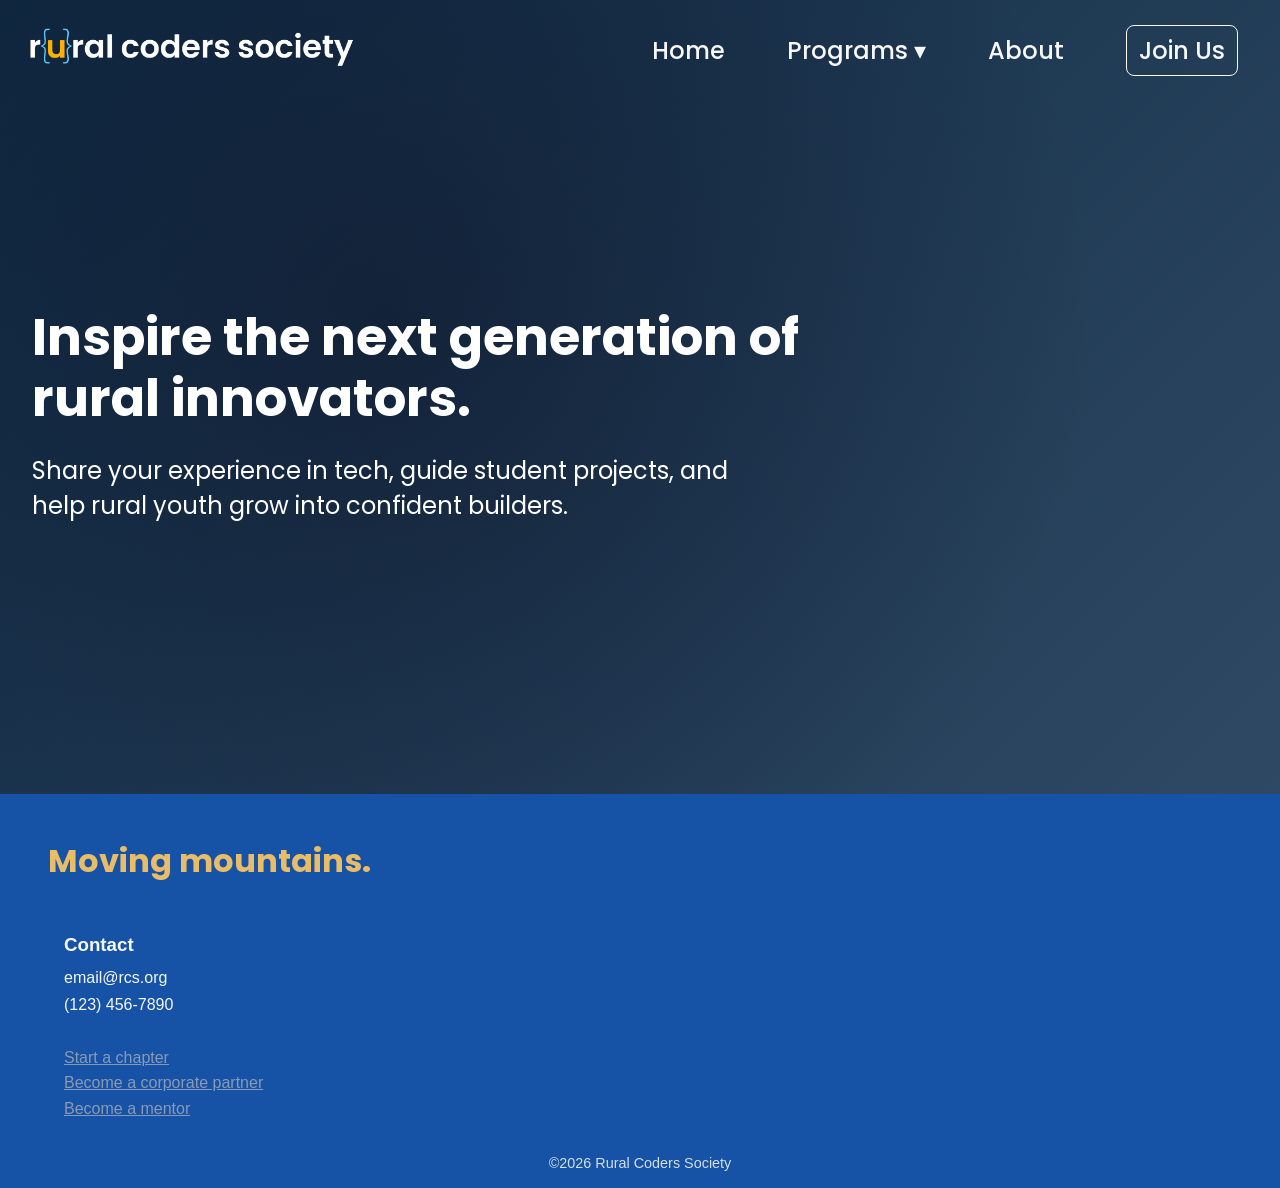
<file: join/mentor.html>
<!DOCTYPE html>
<head>
    <meta charset="UTF-8" />
    <meta name="viewport" content="width=device-width, initial-scale=1.0" />
    <title>Rural Coders Society</title>
    <link rel="icon" type="image/png" href="../media/RCS icon logo-Photoroom.png">
    <link rel="stylesheet" href="../styles/style.css" />
    <link rel="preconnect" href="https://fonts.googleapis.com">
    <link rel="preconnect" href="https://fonts.gstatic.com" crossorigin>
    <link href="https://fonts.googleapis.com/css2?family=Poppins:ital,wght@0,100;0,200;0,300;0,400;0,500;0,600;0,700;0,800;0,900;1,100;1,200;1,300;1,400;1,500;1,600;1,700;1,800;1,900&display=swap" rel="stylesheet">
</head>
<body>
<div class="site-header-container">
    <div class="header">
        <a href="../index.html"><img class="logo" id="logo" src="../media/{rural coders society.} (2)-Photoroom.png" alt="rcs-logo"></a>
        <nav>
            <a class="nav-a" href="../index.html">Home</a>
            <div class="dropdown">
                <a class="nav-a dropbtn" href="../programs/">Programs ▾</a>

                <div class="dropdown-content">
                    <a href="../programs/adventures.html">Adventures</a>
                    <a href="../programs/websiteinit.html">Local Website Initiative</a>
                    <a href="../programs/cafe.html">RCS Coding Café</a>
                </div>
            </div>
            <a class="nav-a" href="../about.html">About</a>
            <div class="dropdown">
                <a id="join-us-button" class="nav-a dropbtn" href="/join/">Join Us</a>

                <div id="join-dropdown-content" class="dropdown-content">
                    <a href="../join/branch.html">Start a Branch</a>
                    <a href="../join/mentor.html">Mentorship</a>
                    <a href="../join/corppart.html">Corporate Partnership</a>
                </div>
            </div>
        </nav>
        <div class="hamburger" id="hamburger">
            <span></span>
            <span></span>
            <span></span>
        </div>
    </div>
    <div class="sidebar" id="sidebar">
            <a href="../index.html">Home</a>
            <div class="sidebar-group">
                <div class="sidebar-top">
                    <a href="../programs/">Programs</a>
                    <span class="arrow">▾</span>
                </div>
                <div class="sidebar-dropdown">
                    <a href="../programs/adventures.html">Adventures</a>
                    <a href="../programs/websiteinit.html">Local Website Initiative</a>
                    <a href="../programs/cafe.html">RCS Coding Café</a>
                </div>
            </div>
            <a href="/about.html">About</a>
            <div class="sidebar-group">
                <div class="sidebar-top">
                    <a class="join-us-sidebar" href="/join/">Join Us</a>
                    <span id="join-us-arrow" class="arrow">▾</span>
                </div>
                <div class="sidebar-dropdown">
                    <a class="join-us-sidebar" href="../join/branch.html">Start a Branch</a>
                    <a class="join-us-sidebar" href="../join/mentor.html">Mentorship</a>
                    <a class="join-us-sidebar" href="../join/corppart.html">Corporate Partnership</a>
                </div>
            </div>
    </div>
    <section class="hero">
        <h2 class="hero-title">Inspire the next generation of rural innovators.</h2>
        <p class="hero-subtitle">Share your experience in tech, guide student projects, and help rural youth grow into confident builders.</p>
    </section>
</div>
<section class="footer">
    <div class="footer-head">
        <h2>Moving mountains.</h2>
    </div>
    <div class="footer-left">
        <h3>Contact</h3>
        <p>email@rcs.org</p>
        <p>(123) 456-7890</p><br>

        <a class="footer-link" href="../join/">Start a chapter</a><br>
        <a class="footer-link" href="../join/">Become a corporate partner</a><br>
        <a class="footer-link" href="../join/">Become a mentor</a>
    </div>
    <div class="footer-bottom">
        <p class="copyright">©2026 Rural Coders Society</p>
    </div>
</section>
<script src="../scripts/main.js"></script>
</body>
</file>
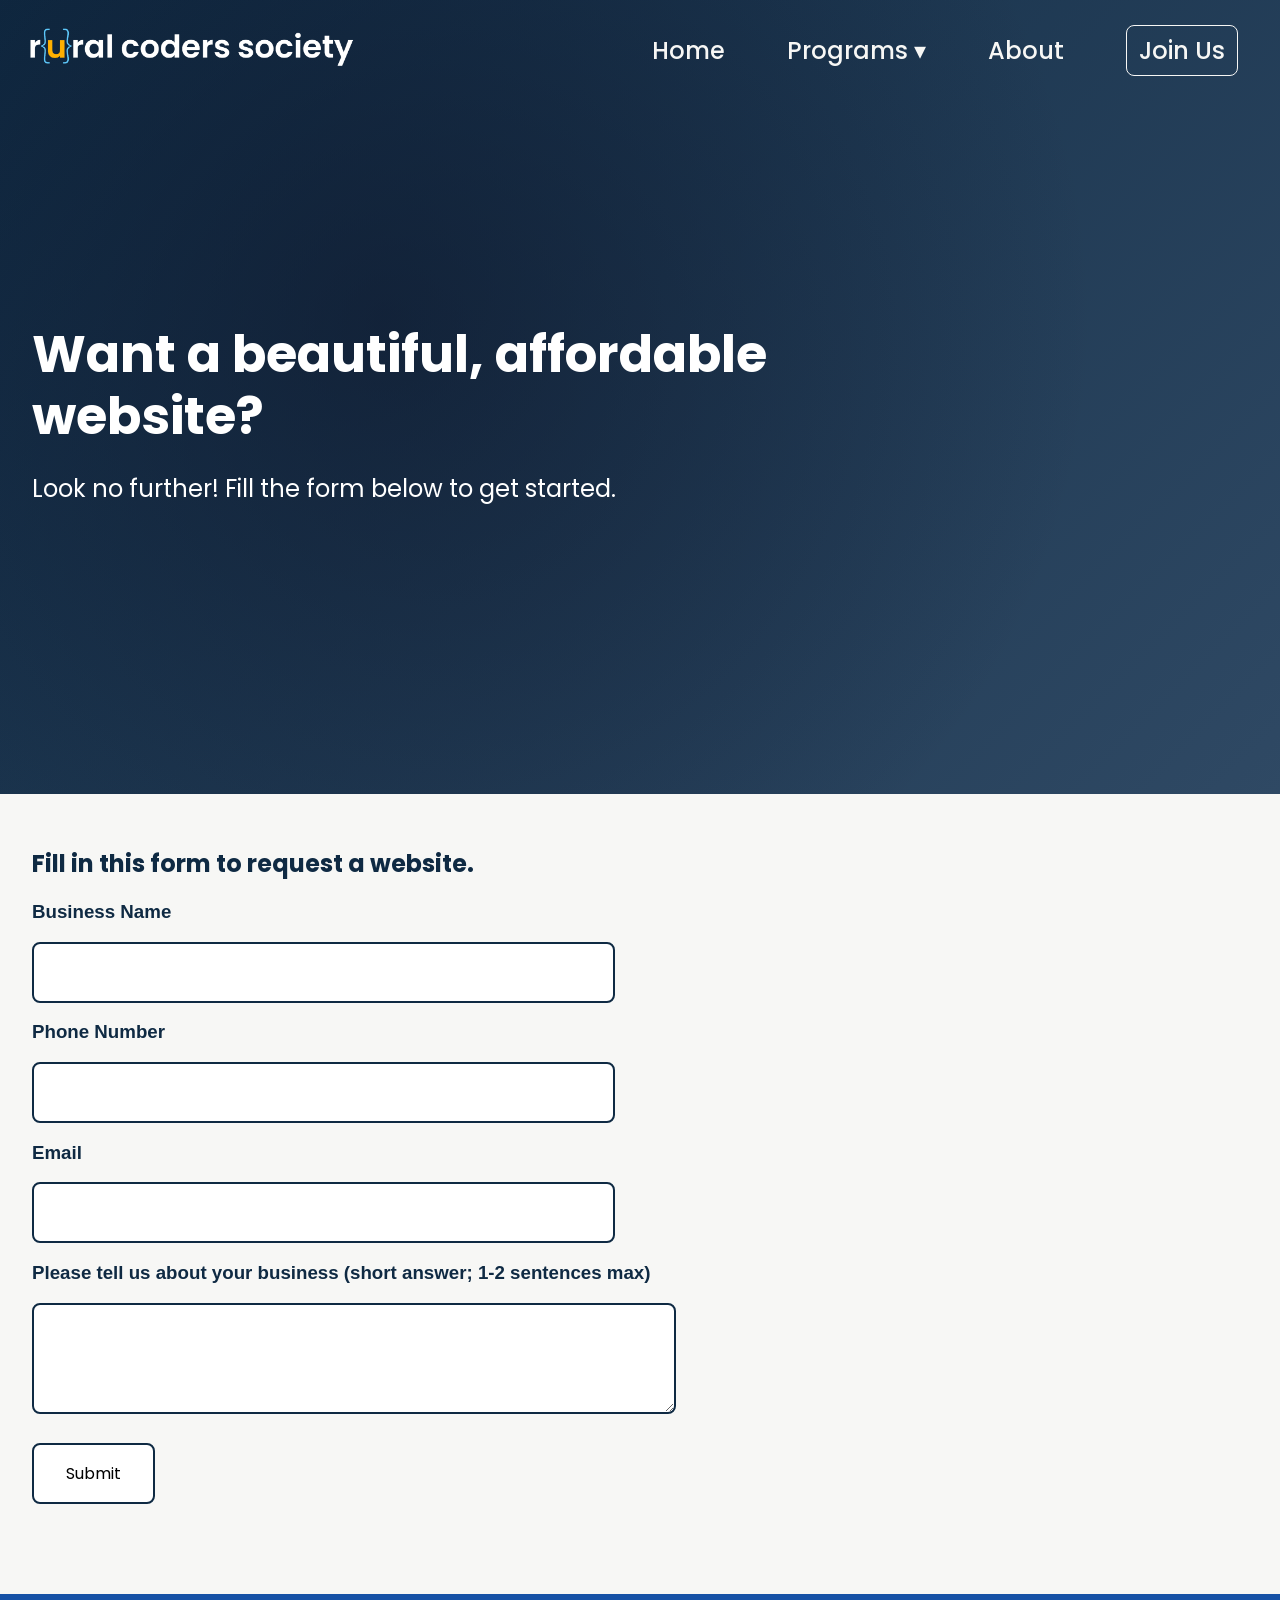
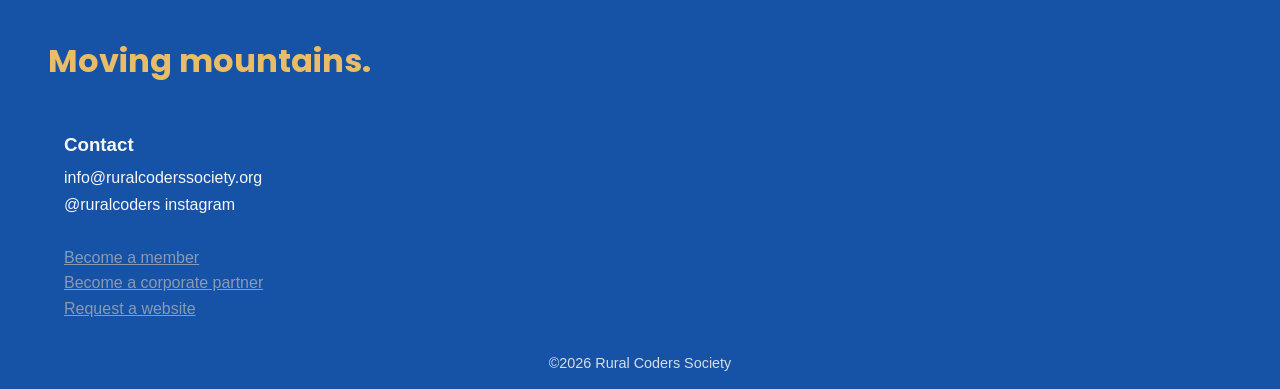
<file: join/websitereq.html>
<!DOCTYPE html>
<head>
    <meta charset="UTF-8" />
    <meta name="viewport" content="width=device-width, initial-scale=1.0" />
    <title>Rural Coders Society</title>
    <link rel="icon" type="image/png" href="../media/RCS icon logo-Photoroom.png">
    <link rel="stylesheet" href="../styles/style.css" />
    <link rel="preconnect" href="https://fonts.googleapis.com">
    <link rel="preconnect" href="https://fonts.gstatic.com" crossorigin>
    <link href="https://fonts.googleapis.com/css2?family=Poppins:ital,wght@0,100;0,200;0,300;0,400;0,500;0,600;0,700;0,800;0,900;1,100;1,200;1,300;1,400;1,500;1,600;1,700;1,800;1,900&display=swap" rel="stylesheet">
</head>
<body>
<div class="site-header-container">
    <div class="header">
        <a href="../index.html"><img class="logo" id="logo" src="../media/{rural coders society.} (2)-Photoroom.png" alt="rcs-logo"></a>
        <nav>
            <a class="nav-a" href="../index.html">Home</a>
            <div class="dropdown">
                <a class="nav-a dropbtn" href="../programs/">Programs ▾</a>

                <div class="dropdown-content">
                    <a href="../programs/adventures.html">Adventures</a>
                    <a href="../programs/websiteinit.html">Local Website Initiative</a>
                    <a href="../programs/cafe.html">RCS Coding Café</a>
                </div>
            </div>
            <a class="nav-a" href="../about.html">About</a>
            <div class="dropdown">
                <a id="join-us-button" class="nav-a dropbtn" href="/join/">Join Us</a>

                <div id="join-dropdown-content" class="dropdown-content">
                    <a href="../join/membership.html">Become a Member</a>
                    <a href="../join/websitereq.html">Request a Website</a>
                    <a href="../join/corppart.html">Corporate Partnership</a>
                </div>
            </div>
        </nav>
        <div class="hamburger" id="hamburger">
            <span></span>
            <span></span>
            <span></span>
        </div>
    </div>
    <div class="sidebar" id="sidebar">
            <a href="../index.html">Home</a>
            <div class="sidebar-group">
                <div class="sidebar-top">
                    <a href="../programs/">Programs</a>
                    <span class="arrow">▾</span>
                </div>
                <div class="sidebar-dropdown">
                    <a href="../programs/adventures.html">Adventures</a>
                    <a href="../programs/websiteinit.html">Local Website Initiative</a>
                    <a href="../programs/cafe.html">RCS Coding Café</a>
                </div>
            </div>
            <a href="/about.html">About</a>
            <div class="sidebar-group">
                <div class="sidebar-top">
                    <a class="join-us-sidebar" href="/join/">Join Us</a>
                    <span id="join-us-arrow" class="arrow">▾</span>
                </div>
                <div class="sidebar-dropdown">
                    <a class="join-us-sidebar" href="../join/membership.html">Become a Member</a>
                    <a class="join-us-sidebar" href="../join/websitereq.html">Request a Website</a>
                    <a class="join-us-sidebar" href="../join/corppart.html">Corporate Partnership</a>
                </div>
            </div>
    </div>
    <section class="hero">
        <h2 class="hero-title">Want a beautiful, affordable website?</h2>
        <p class="hero-subtitle">Look no further! Fill the form below to get started.</p>
    </section>
</div>

<section class="the-form">
    <h2>Fill in this form to request a website.</h2>
    <form method="POST" action="https://script.google.com/macros/s/AKfycby-57yf8ptwj4QVOR98MRNXJUM99FhOUqZc4g5MX18JyO7BwSc3GNUweNdSoI8QjB-V/exec" class="form">
        <h3 for="Name">Business Name</h3>
        <input id="Name" type="text" name="Name" required>
        <h3 for="Number">Phone Number</h3>
        <input id="Number" type="text" name="Number" required>
        <h3 for="Email">Email</h3>
        <input id="Email" type="email" name="Email" required>
        <h3 for="Description">Please tell us about your business (short answer; 1-2 sentences max)</h3>
        <textarea id="Description" name="Description" rows="3" required></textarea><br>
        <input type="submit" value="Submit">
    </form>
</section>

<section class="footer">
    <div class="footer-head">
        <h2>Moving mountains.</h2>
    </div>
    <div class="footer-left">
        <h3>Contact</h3>
        <p>info@ruralcoderssociety.org</p>
        <p>@ruralcoders instagram</p><br>

        <a class="footer-link" href="/join/membership.html">Become a member</a><br>
        <a class="footer-link" href="/join/corppart.html">Become a corporate partner</a><br>
        <a class="footer-link" href="/join/websitereq.html">Request a website</a>
    </div>
    <div class="footer-bottom">
        <p class="copyright">©2026 Rural Coders Society</p>
    </div>
</section>
<script src="../scripts/main.js"></script>
</body>
</file>
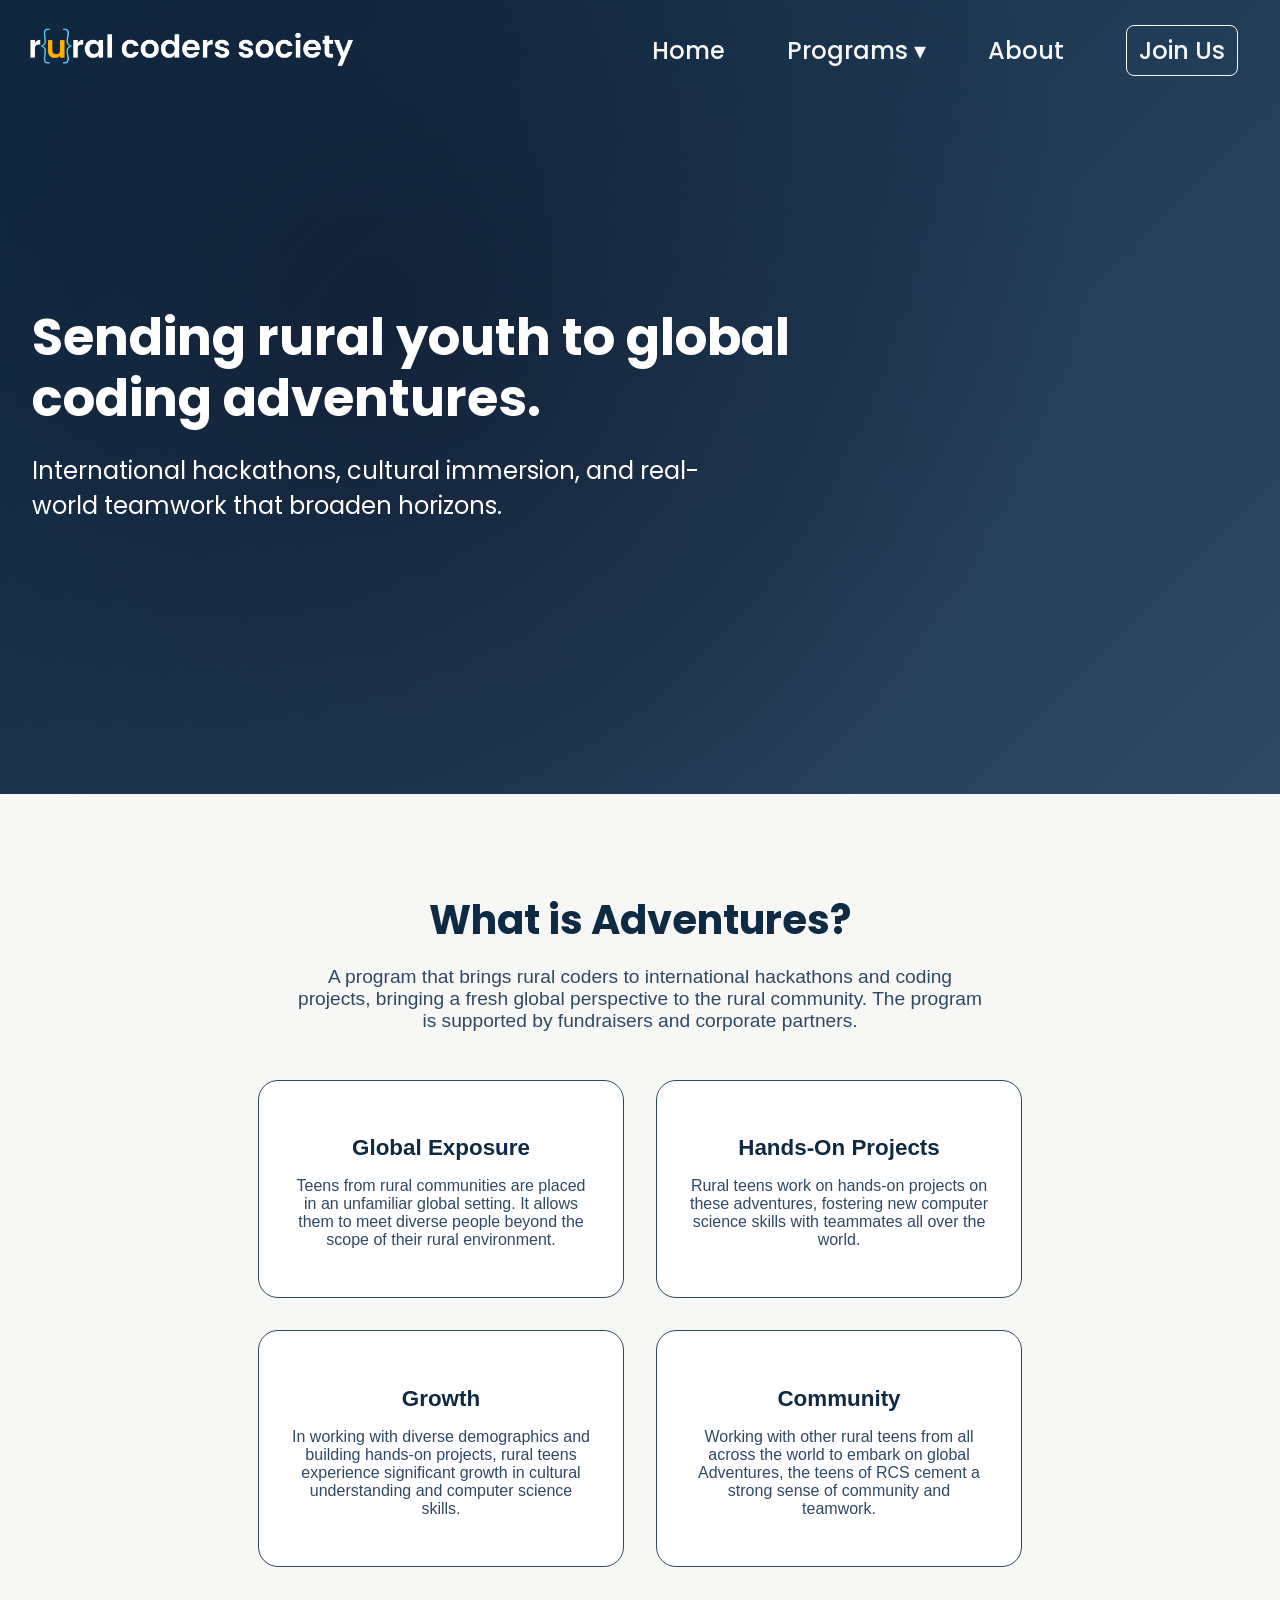
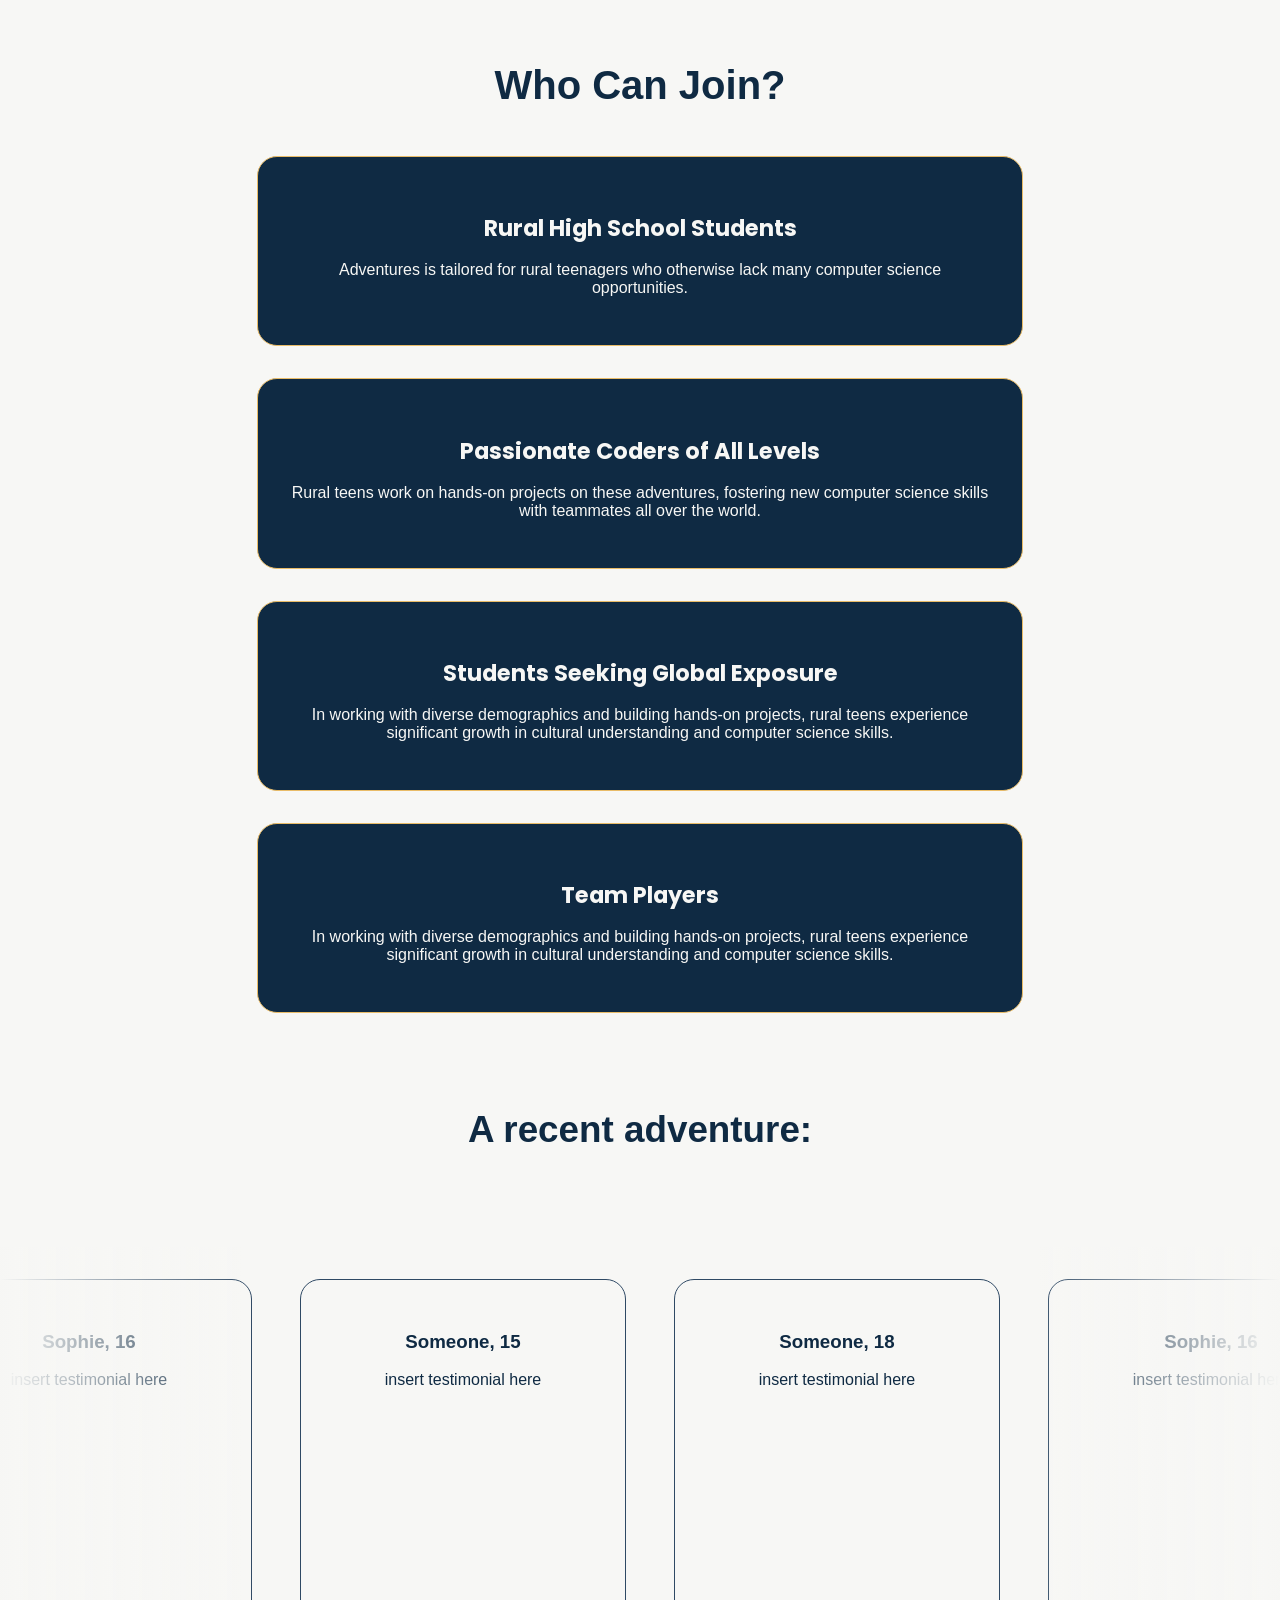
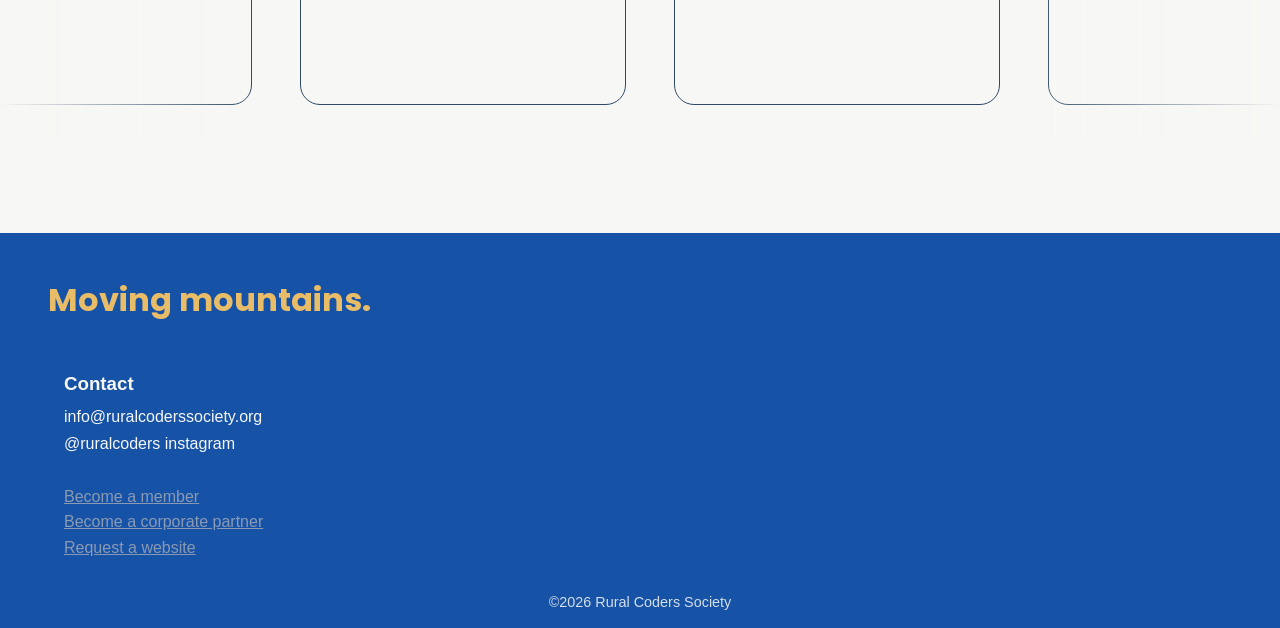
<file: programs/adventures.html>
<!DOCTYPE html>
<head>
    <meta charset="UTF-8" />
    <meta name="viewport" content="width=device-width, initial-scale=1.0" />
    <title>Rural Coders Society</title>
    <link rel="icon" type="image/png" href="../media/RCS icon logo-Photoroom.png">
    <link rel="stylesheet" href="../styles/style.css" />
    <link rel="preconnect" href="https://fonts.googleapis.com">
    <link rel="preconnect" href="https://fonts.gstatic.com" crossorigin>
    <link href="https://fonts.googleapis.com/css2?family=Poppins:ital,wght@0,100;0,200;0,300;0,400;0,500;0,600;0,700;0,800;0,900;1,100;1,200;1,300;1,400;1,500;1,600;1,700;1,800;1,900&display=swap" rel="stylesheet">
</head>
<body>
<div class="site-header-container">
    <div class="header">
        <a href="../index.html"><img class="logo" id="logo" src="../media/{rural coders society.} (2)-Photoroom.png" alt="rcs-logo"></a>
        <nav>
            <a class="nav-a" href="../index.html">Home</a>
            <div class="dropdown">
                <a class="nav-a dropbtn" href="../programs/">Programs ▾</a>

                <div class="dropdown-content">
                    <a href="../programs/adventures.html">Adventures</a>
                    <a href="../programs/websiteinit.html">Local Website Initiative</a>
                    <a href="../programs/cafe.html">RCS Coding Café</a>
                </div>
            </div>
            <a class="nav-a" href="../about.html">About</a>
            <div class="dropdown">
                <a id="join-us-button" class="nav-a dropbtn" href="/join/">Join Us</a>

                <div id="join-dropdown-content" class="dropdown-content">
                    <a href="../join/membership.html">Become a Member</a>
                    <a href="../join/websitereq.html">Request a Website</a>
                    <a href="../join/corppart.html">Corporate Partnership</a>
                </div>
            </div>
        </nav>
        <div class="hamburger" id="hamburger">
            <span></span>
            <span></span>
            <span></span>
        </div>
    </div>
    <div class="sidebar" id="sidebar">
            <a href="../index.html">Home</a>
            <div class="sidebar-group">
                <div class="sidebar-top">
                    <a href="../programs/">Programs</a>
                    <span class="arrow">▾</span>
                </div>
                <div class="sidebar-dropdown">
                    <a href="../programs/adventures.html">Adventures</a>
                    <a href="../programs/websiteinit.html">Local Website Initiative</a>
                    <a href="../programs/cafe.html">RCS Coding Café</a>
                </div>
            </div>
            <a href="/about.html">About</a>
            <div class="sidebar-group">
                <div class="sidebar-top">
                    <a class="join-us-sidebar" href="/join/">Join Us</a>
                    <span id="join-us-arrow" class="arrow">▾</span>
                </div>
                <div class="sidebar-dropdown">
                    <a class="join-us-sidebar" href="../join/membership.html">Become a Member</a>
                    <a class="join-us-sidebar" href="../join/websitereq.html">Request a Website</a>
                    <a class="join-us-sidebar" href="../join/corppart.html">Corporate Partnership</a>
                </div>
            </div>
    </div>
    <section class="hero">
        <h2 class="hero-title">Sending rural youth to global coding adventures.</h2>
        <p class="hero-subtitle">International hackathons, cultural immersion, and real-world teamwork that broaden horizons.</p>
    </section>
</div>

<section class="what">
    <h2>What is Adventures?</h2>
    <p>A program that brings rural coders to international hackathons and coding projects, bringing a fresh global perspective to the rural community. The program is supported by fundraisers and corporate partners.</p>
    <div class="what-container">
        <div class="what-div">
            <h3>Global Exposure</h3>
            <p>Teens from rural communities are placed in an unfamiliar global setting. It allows them to meet diverse people beyond the scope of their rural environment.</p>
        </div>
        <div class="what-div">
            <h3>Hands-On Projects</h3>
            <p>Rural teens work on hands-on projects on these adventures, fostering new computer science skills with teammates all over the world.</p>
        </div>
        <div class="what-div">
            <h3>Growth</h3>
            <p>In working with diverse demographics and building hands-on projects, rural teens experience significant growth in cultural understanding and computer science skills.</p>
        </div>
        <div class="what-div">
            <h3>Community</h3>
            <p>Working with other rural teens from all across the world to embark on global Adventures, the teens of RCS cement a strong sense of community and teamwork.</p>
        </div>
    </div>
</section>

<section class="who">
    <h2>Who Can Join?</h2>
    <div class="who-container">
        <div class="who-div">
            <h3>Rural High School Students</h3>
            <p>Adventures is tailored for rural teenagers who otherwise lack many computer science opportunities.</p>
        </div>
        <div class="who-div">
            <h3>Passionate Coders of All Levels</h3>
            <p>Rural teens work on hands-on projects on these adventures, fostering new computer science skills with teammates all over the world.</p>
        </div>
        <div class="who-div">
            <h3>Students Seeking Global Exposure</h3>
            <p>In working with diverse demographics and building hands-on projects, rural teens experience significant growth in cultural understanding and computer science skills.</p>
        </div>
        <div class="who-div">
            <h3>Team Players</h3>
            <p>In working with diverse demographics and building hands-on projects, rural teens experience significant growth in cultural understanding and computer science skills.</p>
        </div>
    </div>
</section>

<section class="recent-trip">
    <h2>A recent adventure:</h2>
    <!--Imagine a video here lol-->
</section>

<section class="testimonial-carousel">
    <div class="carousel-track" id="track">
        <div class="t-card"><h3>Sophie, 16</h3><p>insert testimonial here</p></div>
        <div class="t-card"><h3>Someone, 15</h3><p>insert testimonial here</p></div>
        <div class="t-card"><h3>Someone, 18</h3><p>insert testimonial here</p></div>
    </div>
</section>

<section class="footer">
    <div class="footer-head">
        <h2>Moving mountains.</h2>
    </div>
    <div class="footer-left">
        <h3>Contact</h3>
        <p>info@ruralcoderssociety.org</p>
        <p>@ruralcoders instagram</p><br>

        <a class="footer-link" href="/join/membership.html">Become a member</a><br>
        <a class="footer-link" href="/join/corppart.html">Become a corporate partner</a><br>
        <a class="footer-link" href="/join/websitereq.html">Request a website</a>
    </div>
    <div class="footer-bottom">
        <p class="copyright">©2026 Rural Coders Society</p>
    </div>
</section>
<script src="../scripts/main.js"></script>
</body>
</file>
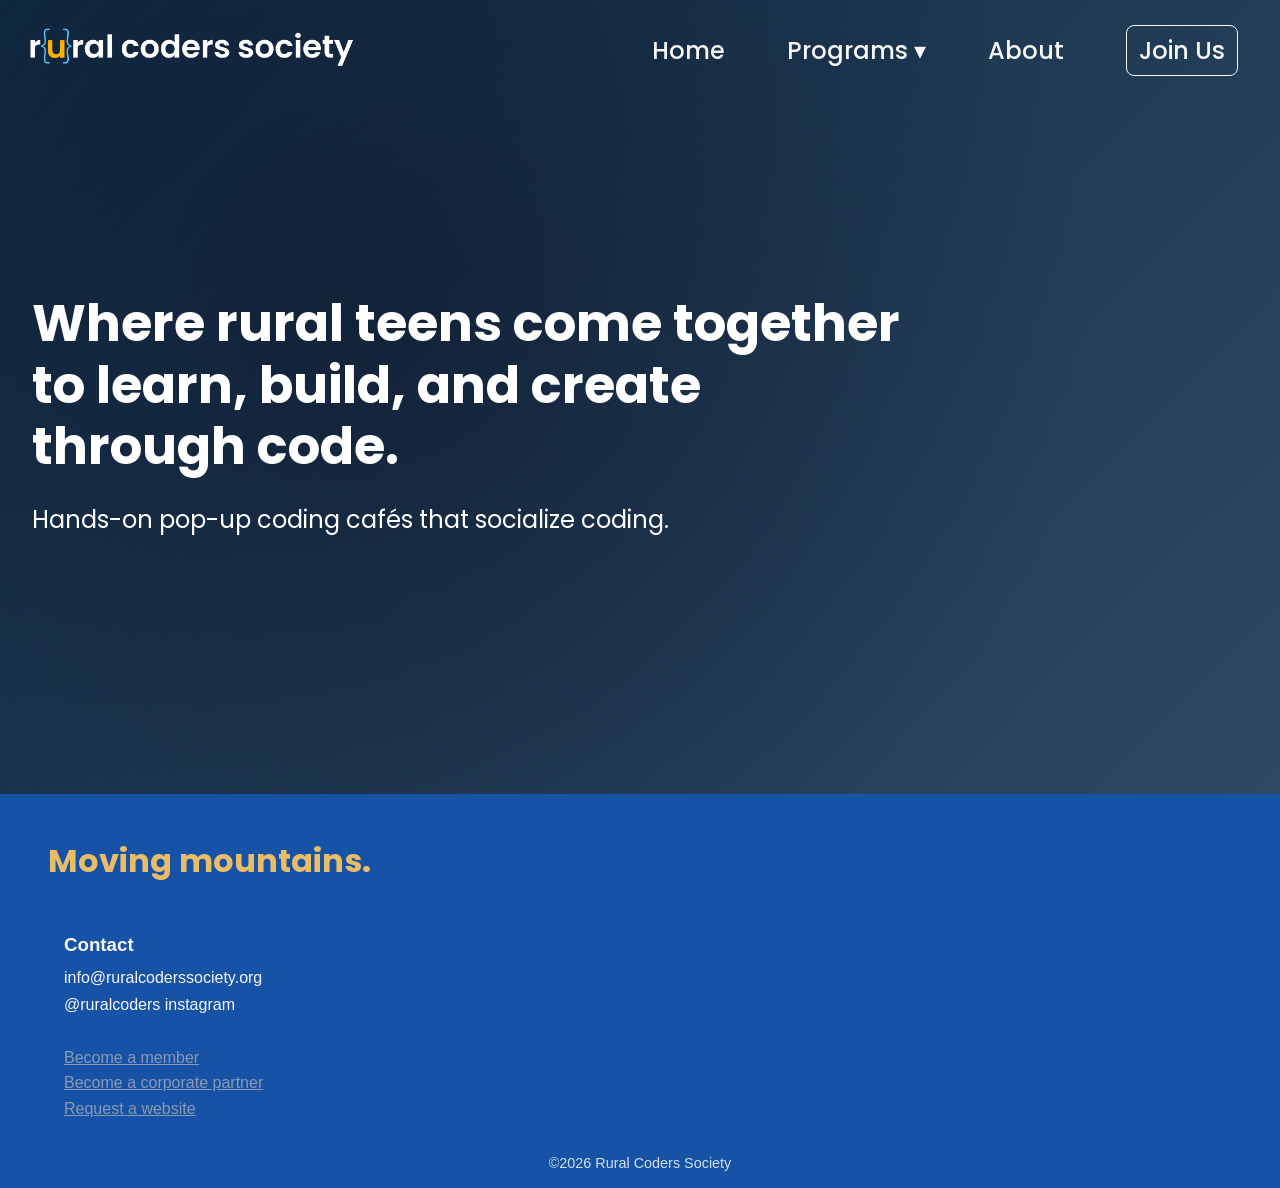
<file: programs/cafe.html>
<!DOCTYPE html>
<head>
    <meta charset="UTF-8" />
    <meta name="viewport" content="width=device-width, initial-scale=1.0" />
    <title>Rural Coders Society</title>
    <link rel="icon" type="image/png" href="../media/RCS icon logo-Photoroom.png">
    <link rel="stylesheet" href="../styles/style.css" />
    <link rel="preconnect" href="https://fonts.googleapis.com">
    <link rel="preconnect" href="https://fonts.gstatic.com" crossorigin>
    <link href="https://fonts.googleapis.com/css2?family=Poppins:ital,wght@0,100;0,200;0,300;0,400;0,500;0,600;0,700;0,800;0,900;1,100;1,200;1,300;1,400;1,500;1,600;1,700;1,800;1,900&display=swap" rel="stylesheet">
</head>
<body>
<div class="site-header-container">
    <div class="header">
        <a href="../index.html"><img class="logo" id="logo" src="../media/{rural coders society.} (2)-Photoroom.png" alt="rcs-logo"></a>
        <nav>
            <a class="nav-a" href="../index.html">Home</a>
            <div class="dropdown">
                <a class="nav-a dropbtn" href="../programs/">Programs ▾</a>

                <div class="dropdown-content">
                    <a href="../programs/adventures.html">Adventures</a>
                    <a href="../programs/websiteinit.html">Local Website Initiative</a>
                    <a href="../programs/cafe.html">RCS Coding Café</a>
                </div>
            </div>
            <a class="nav-a" href="../about.html">About</a>
            <div class="dropdown">
                <a id="join-us-button" class="nav-a dropbtn" href="/join/">Join Us</a>

                <div id="join-dropdown-content" class="dropdown-content">
                    <a href="../join/membership.html">Become a Member</a>
                    <a href="../join/websitereq.html">Request a Website</a>
                    <a href="../join/corppart.html">Corporate Partnership</a>
                </div>
            </div>
        </nav>
        <div class="hamburger" id="hamburger">
            <span></span>
            <span></span>
            <span></span>
        </div>
    </div>
    <div class="sidebar" id="sidebar">
            <a href="../index.html">Home</a>
            <div class="sidebar-group">
                <div class="sidebar-top">
                    <a href="../programs/">Programs</a>
                    <span class="arrow">▾</span>
                </div>
                <div class="sidebar-dropdown">
                    <a href="../programs/adventures.html">Adventures</a>
                    <a href="../programs/websiteinit.html">Local Website Initiative</a>
                    <a href="../programs/cafe.html">RCS Coding Café</a>
                </div>
            </div>
            <a href="/about.html">About</a>
            <div class="sidebar-group">
                <div class="sidebar-top">
                    <a class="join-us-sidebar" href="/join/">Join Us</a>
                    <span id="join-us-arrow" class="arrow">▾</span>
                </div>
                <div class="sidebar-dropdown">
                    <a class="join-us-sidebar" href="../join/membership.html">Become a Member</a>
                    <a class="join-us-sidebar" href="../join/websitereq.html">Request a Website</a>
                    <a class="join-us-sidebar" href="../join/corppart.html">Corporate Partnership</a>
                </div>
            </div>
    </div>
    <section class="hero">
        <h2 class="hero-title">Where rural teens come together to learn, build, and create through code.</h2>
        <p class="hero-subtitle">Hands-on pop-up coding cafés that socialize coding.</p>
    </section>
</div>
<section class="footer">
    <div class="footer-head">
        <h2>Moving mountains.</h2>
    </div>
    <div class="footer-left">
        <h3>Contact</h3>
        <p>info@ruralcoderssociety.org</p>
        <p>@ruralcoders instagram</p><br>

        <a class="footer-link" href="/join/membership.html">Become a member</a><br>
        <a class="footer-link" href="/join/corppart.html">Become a corporate partner</a><br>
        <a class="footer-link" href="/join/websitereq.html">Request a website</a>
    </div>
    <div class="footer-bottom">
        <p class="copyright">©2026 Rural Coders Society</p>
    </div>
</section>
<script src="../scripts/main.js"></script>
</body>
</file>
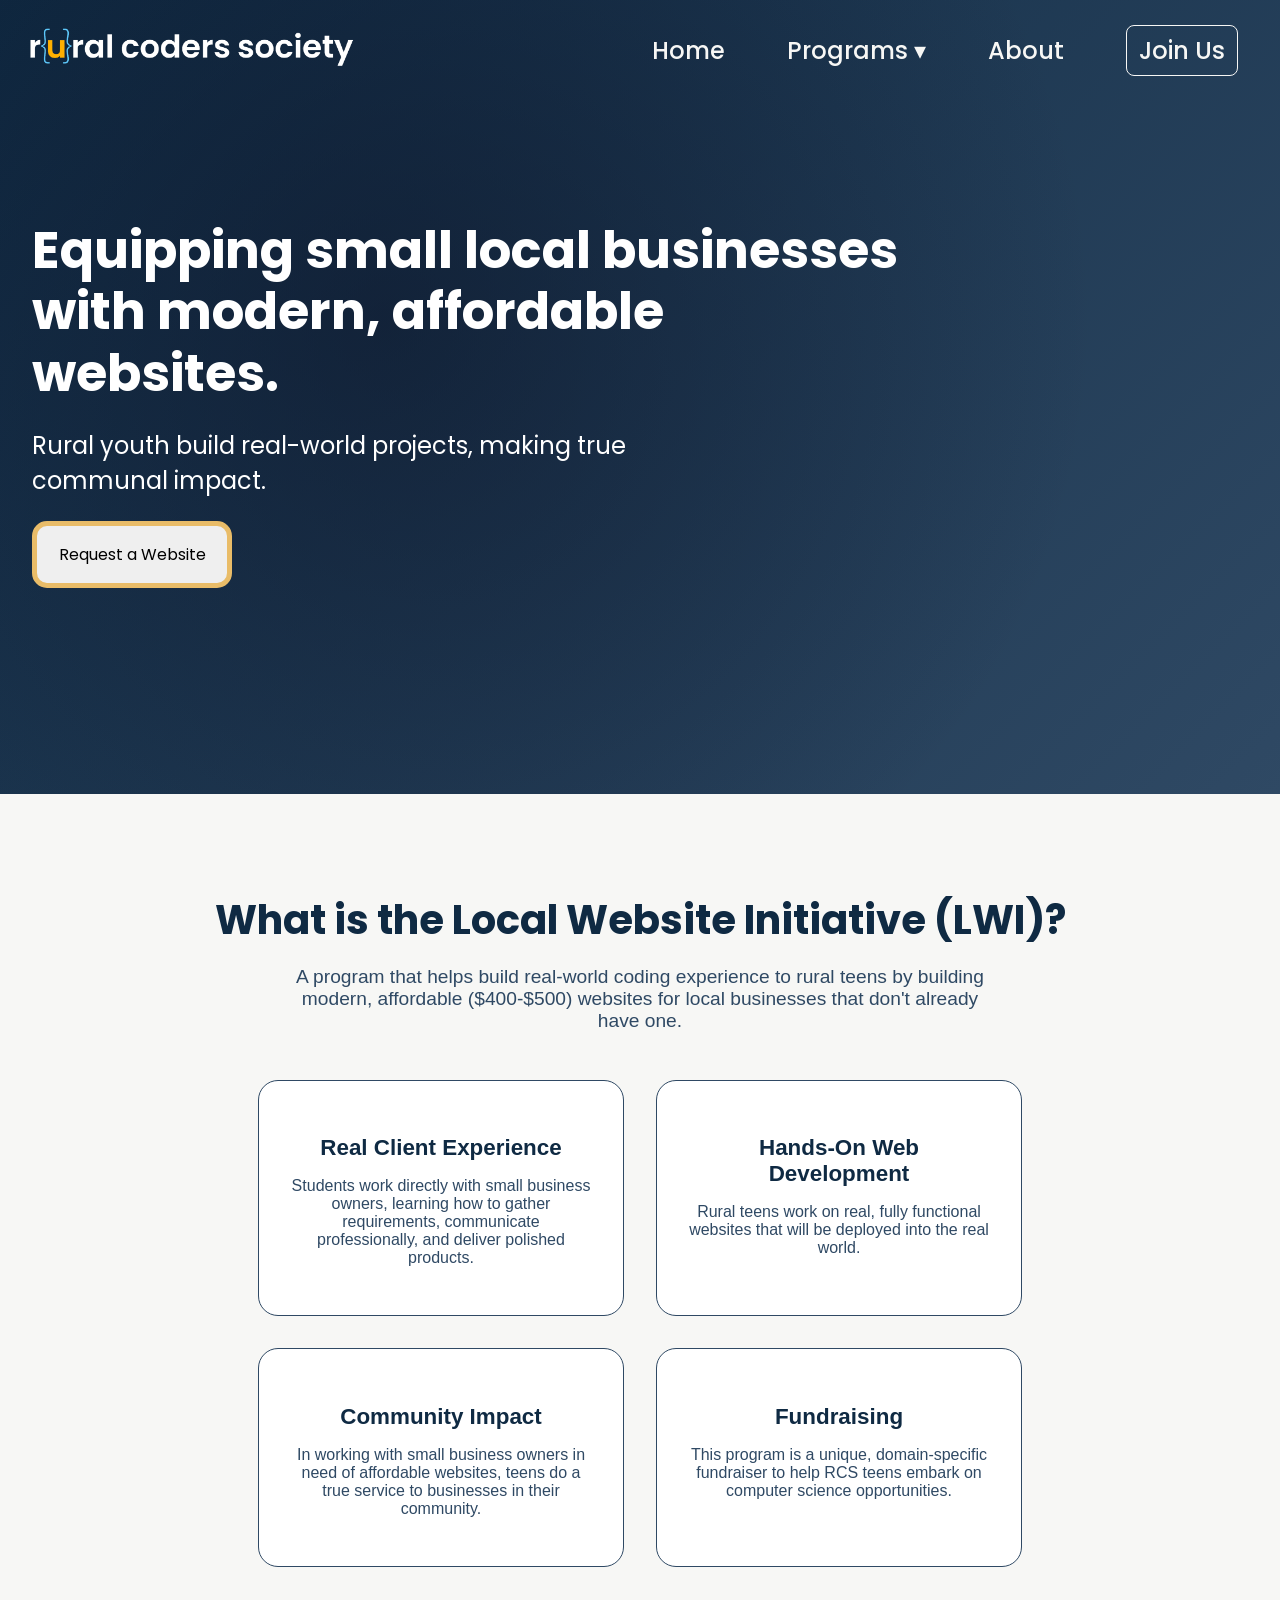
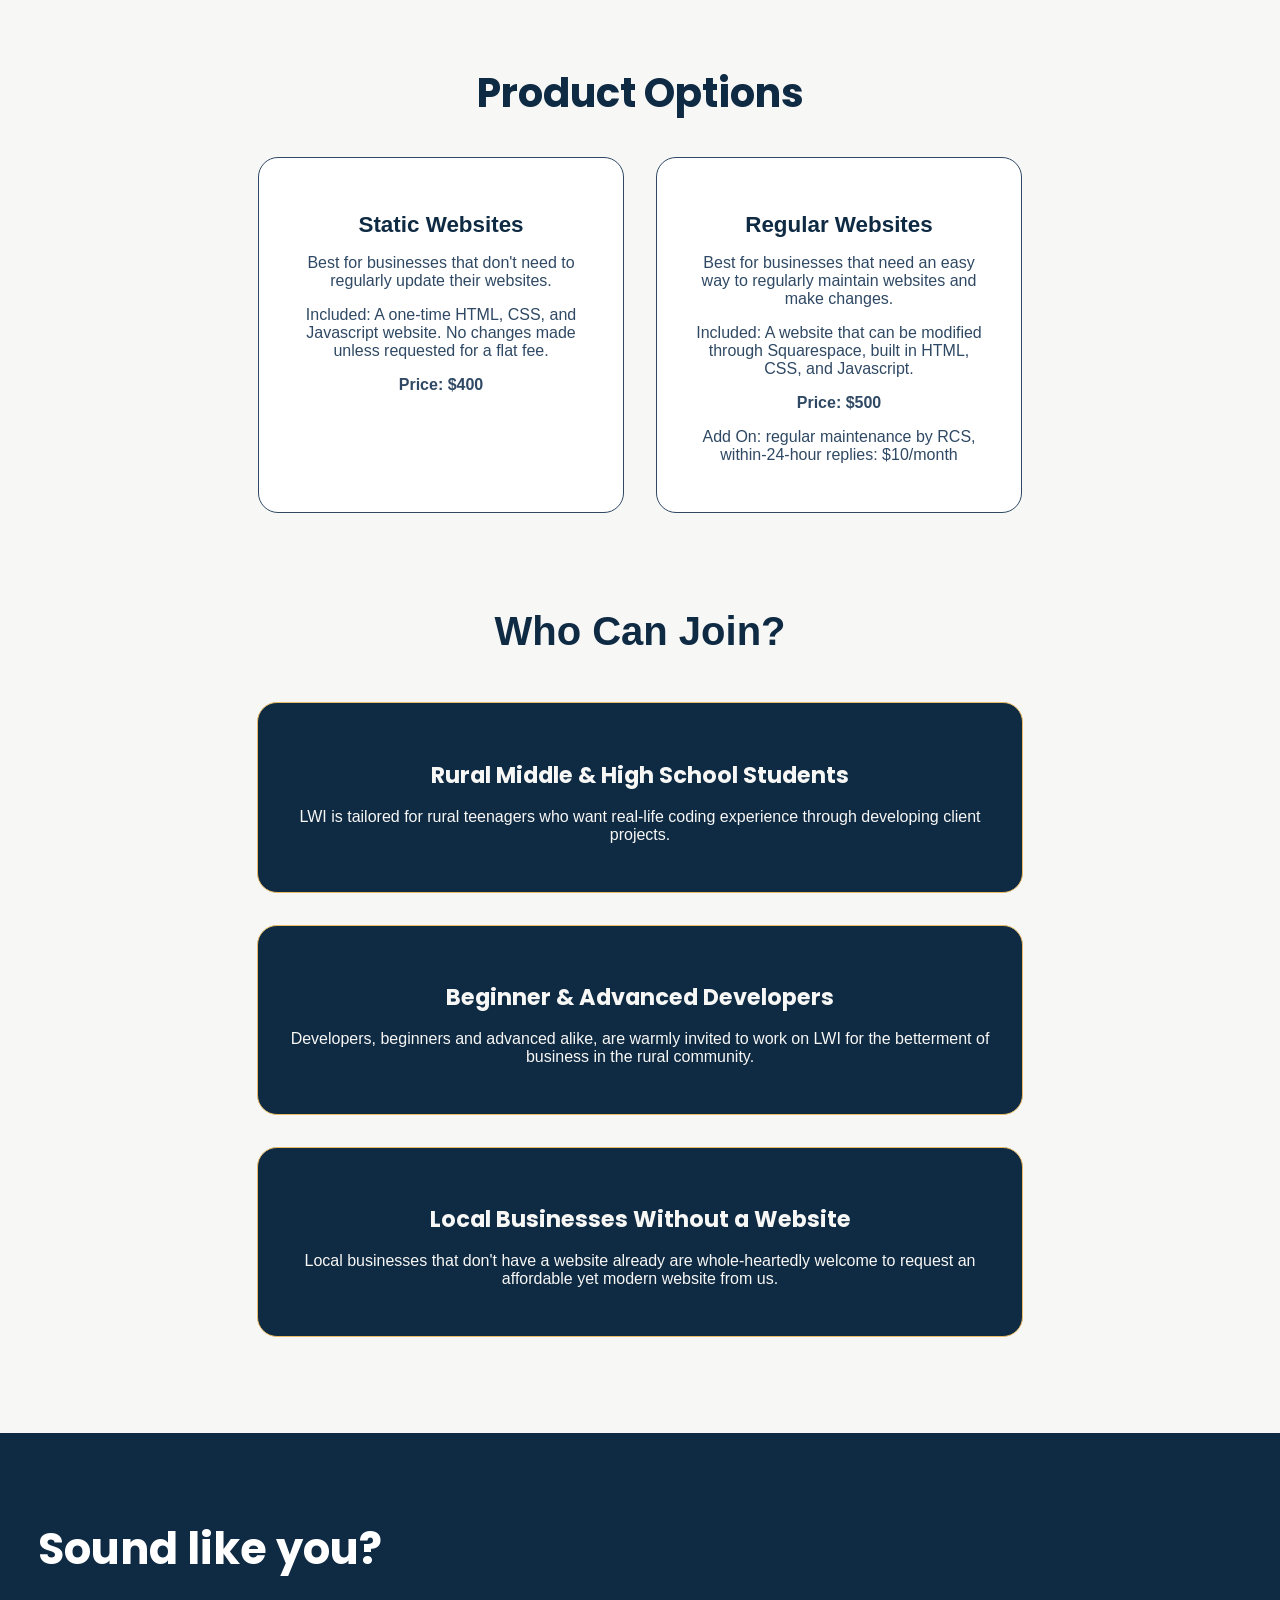
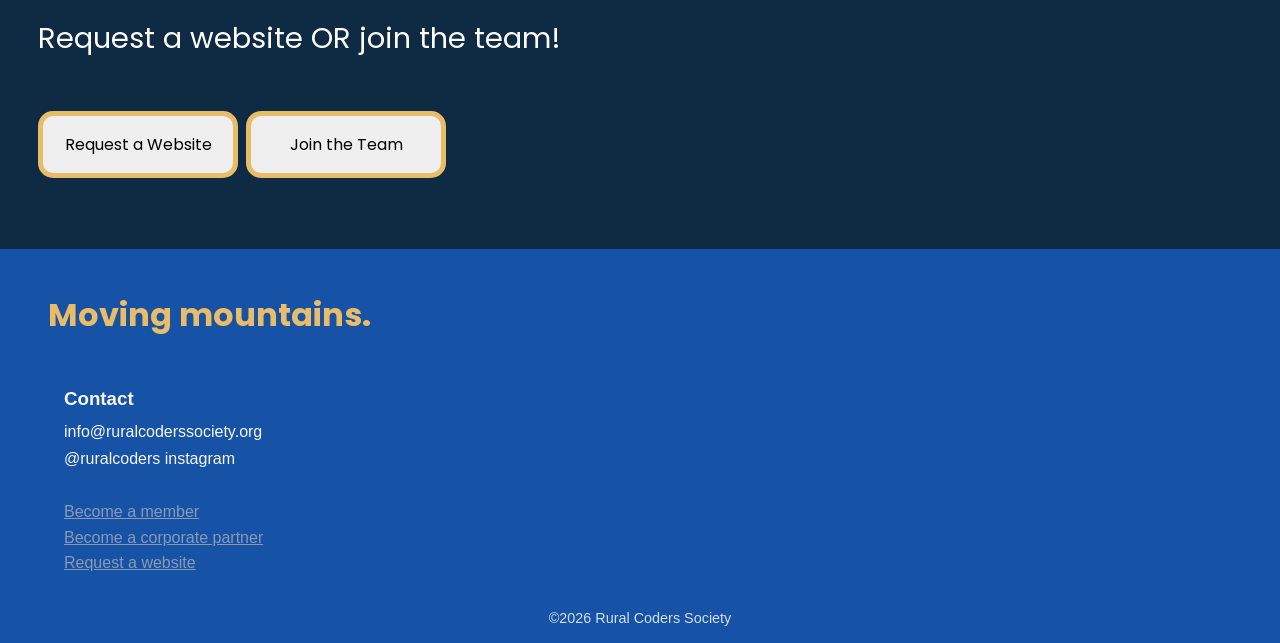
<file: programs/websiteinit.html>
<!DOCTYPE html>
<head>
    <meta charset="UTF-8" />
    <meta name="viewport" content="width=device-width, initial-scale=1.0" />
    <title>Rural Coders Society</title>
    <link rel="icon" type="image/png" href="../media/RCS icon logo-Photoroom.png">
    <link rel="stylesheet" href="../styles/style.css" />
    <link rel="preconnect" href="https://fonts.googleapis.com">
    <link rel="preconnect" href="https://fonts.gstatic.com" crossorigin>
    <link href="https://fonts.googleapis.com/css2?family=Poppins:ital,wght@0,100;0,200;0,300;0,400;0,500;0,600;0,700;0,800;0,900;1,100;1,200;1,300;1,400;1,500;1,600;1,700;1,800;1,900&display=swap" rel="stylesheet">
</head>
<body>
<div class="site-header-container">
    <div class="header">
        <a href="../index.html"><img class="logo" id="logo" src="../media/{rural coders society.} (2)-Photoroom.png" alt="rcs-logo"></a>
        <nav>
            <a class="nav-a" href="../index.html">Home</a>
            <div class="dropdown">
                <a class="nav-a dropbtn" href="../programs/">Programs ▾</a>

                <div class="dropdown-content">
                    <a href="../programs/adventures.html">Adventures</a>
                    <a href="../programs/websiteinit.html">Local Website Initiative</a>
                    <a href="../programs/cafe.html">RCS Coding Café</a>
                </div>
            </div>
            <a class="nav-a" href="../about.html">About</a>
            <div class="dropdown">
                <a id="join-us-button" class="nav-a dropbtn" href="/join/">Join Us</a>

                <div id="join-dropdown-content" class="dropdown-content">
                    <a href="../join/membership.html">Become a Member</a>
                    <a href="../join/websitereq.html">Request a Website</a>
                    <a href="../join/corppart.html">Corporate Partnership</a>
                </div>
            </div>
        </nav>
        <div class="hamburger" id="hamburger">
            <span></span>
            <span></span>
            <span></span>
        </div>
    </div>
    <div class="sidebar" id="sidebar">
            <a href="../index.html">Home</a>
            <div class="sidebar-group">
                <div class="sidebar-top">
                    <a href="../programs/">Programs</a>
                    <span class="arrow">▾</span>
                </div>
                <div class="sidebar-dropdown">
                    <a href="../programs/adventures.html">Adventures</a>
                    <a href="../programs/websiteinit.html">Local Website Initiative</a>
                    <a href="../programs/cafe.html">RCS Coding Café</a>
                </div>
            </div>
            <a href="/about.html">About</a>
            <div class="sidebar-group">
                <div class="sidebar-top">
                    <a class="join-us-sidebar" href="/join/">Join Us</a>
                    <span id="join-us-arrow" class="arrow">▾</span>
                </div>
                <div class="sidebar-dropdown">
                    <a class="join-us-sidebar" href="../join/membership.html">Become a Member</a>
                    <a class="join-us-sidebar" href="../join/websitereq.html">Request a Website</a>
                    <a class="join-us-sidebar" href="../join/corppart.html">Corporate Partnership</a>
                </div>
            </div>
    </div>
    <section class="hero">
        <h2 class="hero-title">Equipping small local businesses with modern, affordable websites.</h2>
        <p class="hero-subtitle">Rural youth build real-world projects, making true communal impact.</p>
        <button id="request-button" onclick="window.location.href='../join/websitereq.html'">Request a Website</button>
    </section>
</div>

<section class="what">
    <h2>What is the Local Website Initiative (LWI)?</h2>
    <p>A program that helps build real-world coding experience to rural teens by building modern, affordable ($400-$500) websites for local businesses that don't already have one.</p>
    <div class="what-container">
        <div class="what-div">
            <h3>Real Client Experience</h3>
            <p>Students work directly with small business owners, learning how to gather requirements, communicate professionally, and deliver polished products.</p>
        </div>
        <div class="what-div">
            <h3>Hands-On Web Development</h3>
            <p>Rural teens work on real, fully functional websites that will be deployed into the real world.</p>
        </div>
        <div class="what-div">
            <h3>Community Impact</h3>
            <p>In working with small business owners in need of affordable websites, teens do a true service to businesses in their community.</p>
        </div>
        <div class="what-div">
            <h3>Fundraising</h3>
            <p>This program is a unique, domain-specific fundraiser to help RCS teens embark on computer science opportunities.</p>
        </div>
    </div>
</section>

<section class="what">
    <h2>Product Options</h2>
    <br>
    <div class="what-container">
        <div class="what-div">
            <h3>Static Websites</h3>
            <p>Best for businesses that don't need to regularly update their websites.</p>
            <p>Included: A one-time HTML, CSS, and Javascript website. No changes made unless requested for a flat fee.</p>
            <p><b>Price: $400</b></p>
        </div>
        <div class="what-div">
            <h3>Regular Websites</h3>
            <p>Best for businesses that need an easy way to regularly maintain websites and make changes.</p>
            <p>Included: A website that can be modified through Squarespace, built in HTML, CSS, and Javascript.</p>
            <p><b>Price: $500</b></p>
            <p>Add On: regular maintenance by RCS, within-24-hour replies: $10/month</p>
        </div>
    </div>
</section>

<section class="who">
    <h2>Who Can Join?</h2>
    <div class="who-container">
        <div class="who-div">
            <h3>Rural Middle & High School Students</h3>
            <p>LWI is tailored for rural teenagers who want real-life coding experience through developing client projects.</p>
        </div>
        <div class="who-div">
            <h3>Beginner & Advanced Developers</h3>
            <p>Developers, beginners and advanced alike, are warmly invited to work on LWI for the betterment of business in the rural community.</p>
        </div>
        <div class="who-div">
            <h3>Local Businesses Without a Website</h3>
            <p>Local businesses that don't have a website already are whole-heartedly welcome to request an affordable yet modern website from us.</p>
        </div>
    </div>
</section>

<section id="request-website" class="mission-container">
    <div class="mission">
        <h2>Sound like you?</h2>
        <p>Request a website OR join the team!</p>
        <button id="request-button" onclick="window.location.href='../join/websitereq.html'">Request a Website</button>
        <button id="request-button" onclick="window.location.href='../join/membership.html'">Join the Team</button>
    </div>
</section>

<section class="footer">
    <div class="footer-head">
        <h2>Moving mountains.</h2>
    </div>
    <div class="footer-left">
        <h3>Contact</h3>
        <p>info@ruralcoderssociety.org</p>
        <p>@ruralcoders instagram</p><br>

        <a class="footer-link" href="/join/membership.html">Become a member</a><br>
        <a class="footer-link" href="/join/corppart.html">Become a corporate partner</a><br>
        <a class="footer-link" href="/join/websitereq.html">Request a website</a>
    </div>
    <div class="footer-bottom">
        <p class="copyright">©2026 Rural Coders Society</p>
    </div>
</section>
<script src="../scripts/main.js"></script>
</body>
</file>
<file: styles/style.css>
:root {
    /* main colors */
    --navy: #0F2A43;
    --navy-light: #2F4964;
    --blue: rgb(22, 82, 166);

    /* natural colors */
    --evergreen: #2E4F3D;
    --sage: #A9BFA8;
    --wheat: #E9D9B6;

    /* some accents */
    --sky-accent: #6FA9DF;
    --gold-accent: #e9bc68;

    /* basics */
    --text-main: #1F1F1F;
    --text-light: #FFFFFF;
    --bg-light: #F7F7F5;
    --bg-dark: #0B1A28;
}

body {
    background-color: var(--bg-light);
    color: var(--navy);
    font-family: "Inter", sans-serif;
    margin: 0;
    padding: 0;

    /* Completely disable scrollbar space */
    scrollbar-width: none; 
    -ms-overflow-style: none;
    
    /* Remove any reserved gutter space */
    scrollbar-gutter: auto; 
    
    /* Strict containment */
    overflow-x: hidden; 
    width: 100%;
    position: relative;
}

body::-webkit-scrollbar {
    display: none;
    width: 0 !important;
    height: 0 !important;
    background: 0px;
}

.site-header-container {
    width: 100%;
    display: block;
    position: relative;
}

.header {
    padding: 1rem 0.5rem;
    display: flex;
    justify-content: space-between;
    align-items: center;
    position: fixed;
    top: 0;
    left: 0;
    width: 100%;
    z-index: 1000;
    background-color: transparent;
    transition: background-color 0.2s ease, backdrop-filter 0.2s ease;
}

.header.scrolled {
    background-color: rgba(250, 250, 250, 0.71);
    backdrop-filter: blur(10px);
}

nav {
    margin-top: 0.3rem;
    margin-bottom: 0.3rem;
    margin-right: 20px;
    display: flex;
    align-items: center;
    gap: 2rem;
}

.nav-a {
    margin-right: 30px;
    text-decoration: none;
    font-size: 1.5rem;
    font-optical-sizing: auto;
    font-weight: 500;
    font-family: "Poppins", "sans-serif";
    color: var(--bg-light);
    transition: color 0.2s ease
}

.nav-a:hover {
    color: var(--gold-accent);
}

.nav-a.scrolled{
    color: var(--text-main)
}

.nav-a.scrolled:hover{
    color: var(--blue)
}

#join-us-button {
    border: 1px solid var(--bg-light);
    padding: 0.5rem 0.75rem;
    border-radius: 8px;
    transition: border 0.3s ease;
}

#join-us-button.scrolled {
    border: 1px solid var(--navy);
}

.dropdown {
    position: relative;
    display: inline-block;
}

.dropbtn {
    cursor: pointer;
    width: 100%;
}

.dropbtn:hover {
    color: var(--gold-accent);
}

.dropdown-content {
    display: none;
    position: absolute;
    top: 100%;
    background-color: var(--navy);
    border-radius: 10px;
    padding-top: 0.5rem;
    padding-bottom: 0.5rem;
    display: flex;
    flex-direction: column;
    min-width: 220px;

    opacity: 0;
    pointer-events: none;
    transform: translateY(5px);
    transition: opacity 0.15s ease, transform 0.15s ease;
    box-shadow: 0 6px 20px rgba(0, 0, 0, 0.25);
}

#join-dropdown-content {
    right: 0;
    left: auto;
}

.dropdown:hover .dropdown-content {
    opacity: 1;
    transform: translateY(0);
    pointer-events: auto;
}

.dropdown-content a {
    padding: 0.8rem 1rem;
    text-decoration: none;
    color: var(--text-light);
    font-size: 1.1rem;
    font-family: "Poppins", "sans-serif";
    transition: background 0.2s, color 0.2s;
}

.dropdown-content a:hover {
    background-color: var(--blue);
    color: white;
}

.logo {
    width: auto;
    max-width: 100%;
    height: 3rem;
    padding: 0.5rem 1rem;
    transition: height 0.3s ease;
}

.logo.scrolled {
    height: 2.85rem;
}

.logo-full {
    max-width: 800px;
    width: 100%;
}

.hero {
    border: none;
    text-align: left;
    color: var(--text-light);
    font-family: "Poppins", sans-serif;
    font-size: 2rem;
    font-optical-sizing: auto;

    height: 70vh;
    padding: 4rem 2rem;
    display: flex;
    flex-direction: column;
    justify-content: center;
    padding-top: 100px;

    position: relative;
    
    
    background: radial-gradient(
        circle at 30% 40%,
        rgba(12, 20, 40, 0.554),
        transparent 70%
    ),
    linear-gradient(135deg, var(--navy), var(--navy-light));
}

.hero::before {
    content: "";
    position: absolute;
    top: 0;
    left: 0;
    width: 100%;
    height: 100%;
    background-image: url("");
    background-size: cover;
    background-position: top center;
    z-index: -1;
}

#hero-h1 {
    padding-left: 3.3rem;
    margin-top: 1.1rem;
}

.hero-title {
    font-size: 3.2rem;
    font-weight: 700;
    line-height: 1.2;
    max-width: 55rem;
    margin: 0 0 1.5rem 0;
}

.hero-subtitle {
    font-size: 1.5rem;
    font-weight: 400;
    max-width: 45rem;
    opacity: 0.9;
    margin: 0;
}

.hero-title,
.hero-subtitle,
#hero-button-wrapper {
    transform: translateY(10px);
    opacity: 0.5;
    transition: transform 0.6s ease, opacity 0.6s ease;
}

.hero.hero-loaded .hero-title,
.hero.hero-loaded .hero-subtitle,
.hero.hero-loaded #hero-button-wrapper {
    transform: translateY(0);
    opacity: 1;
}

#hero-button,
#mission-button {
    width: 150px;
    height: auto;
    padding: 1rem 1rem;
    margin: 1.4rem 0;

    font-size: 1rem;
    font-family: "Poppins", sans-serif;

    border: 5px solid var(--gold-accent);
    border-radius: 15px;

    transition: transform 0.3s ease, border-color 0.3s ease;
}

#request-button {
    width: 200px;
    height: auto;
    padding: 1rem 1rem;
    margin: 1.4rem 0;

    font-size: 1rem;
    font-family: "Poppins", sans-serif;

    border: 5px solid var(--gold-accent);
    border-radius: 15px;

    transition: transform 0.3s ease, border-color 0.3s ease;
}

#hero-button:hover,
#mission-button:hover,
#request-button:hover {
    transform: translateY(-5px);
    border-color: var(--wheat);
    cursor: pointer;
}


.join-movement-container {
    padding: 2rem;
    max-width: 600px;
    margin-left: auto;
    margin-right: auto;
    justify-self: center;
    margin-top: -3rem;
}

.join-movement {
    font-family: "Poppins", sans-serif;
    display: flex;
    text-align: center;
    justify-content: space-between;
    padding: 2rem 2rem;
    margin: 1rem;
    border: 1px solid var(--navy-light);
    border-radius: 15px;
}

.join-movement button {
    width: 200px;
    height: 60px;
    align-self: center;
    font-family: "Poppins", sans-serif;
    font-size: 1rem;
    background-color: var(--navy);
    border: 2px solid var(--accent-gold);
    color: var(--text-light);
    border-radius: 15px;
    font-weight: 700;
    transition: transform 0.3s ease;

    position: relative;
    overflow: hidden;
}

.join-movement button:hover {
    transform: translateY(-2px);
    cursor: pointer;

}

.join-movement button::before {
    content: "";
    position: absolute;
    top: -50%;
    left: -120%;
    width: 60%;
    height: 200%;

    background: var(--sky-accent);
    transform: skewX(-30deg);
    opacity: 0.25;

    transition: transform 0.65s ease, left 0.65s ease;
}

.join-movement button:hover::before {
    left: 125%;
    transform: translateX(0) skewX(-30deg);
}

.mission-container {
    background-color: var(--blue);
    padding: 6rem 2.4rem;
    color: var(--text-light);
    font-family: "Poppins", sans-serif;
    font-size: 1.8rem;
    transition: transform 0.5s ease, background-color 0.5s ease;
}

.mission-container-program {
    margin-top: 2rem;
    background-color: var(--blue);
    padding: 4rem 2.4rem;
    color: var(--text-light);
    font-family: "Poppins", sans-serif;
    font-size: 1.8rem;
    transition: transform 0.5s ease, background-color 0.5s ease;
}

#request-website {
    background-color: var(--navy);
    padding: 3rem 2.4rem;
}

#hows {
    padding-top: 2rem;
    padding-bottom: 6rem;
    background-color: var(--blue);
}

#hows h1{
    color: var(--bg-light);
    font-weight: 650;
    font-size: 3rem;
    font-family: "Poppins", sans-serif;
    text-align: center;
}

.hows {
    margin-top: 0;
    display: flex;
    flex-wrap: wrap;
    justify-content: center;

    gap: 40px;

    padding-left: 2rem;
    padding-right: 2rem;
    max-width: 1200px;
    margin-inline: auto;
    width: 100%;
    box-sizing: border-box;
}

.hows-div {
    background-color: var(--bg-light);
    width: 18rem;
    text-align: center;
    border: 1px solid var(--navy-light);
    border-radius: 50px;
    padding: 3rem 1rem;
    transition: transform 0.3s ease, box-shadow 0.3s ease;
}

.hows-div:hover {
    transform: translateY(-5px);
    box-shadow: 0 8px 20px rgba(0, 0, 0, 0.15);
}

.hows-div h3 {
    font-family: "Poppins", "sans-serif";
}

.hows-div p {
    margin: 1.2rem;
    font-size: 1.05rem;
}
.corp-part-container {
    padding: 2rem 0;
    width: 100%;
    max-width: 1200px;
    margin-inline: auto;
}

.corp-part {
    font-family: "Poppins", sans-serif;
    display: flex;
    text-align: center;
    justify-content: space-between;
    padding: 2rem 2rem;
    margin: 1rem;
    border: 1px solid var(--navy-light);
    border-radius: 15px;
    background-color: var(--navy);
    color: var(--bg-light);
}

.corp-part button {
    width: 150px;
    height: 60px;
    align-self: center;
    font-family: "Poppins", sans-serif;
    font-size: 1rem;
    background-color: var(--bg-light);
    border: 2px solid var(--accent-gold);
    color: var(--navy);
    border-radius: 15px;
    font-weight: 700;
    transition: transform 0.3s ease, background-color 0.3s ease;

    position: relative;
    overflow: hidden;
}

.corp-part button:hover {
    background-color: var(--text-light);
    color: var(--navy);
    transform: translateY(-2px);
    cursor: pointer;

}

.corp-part button::before {
    content: "";
    position: absolute;
    top: -50%;
    left: -120%;
    width: 60%;
    height: 200%;

    background: var(--gold-accent);
    transform: skewX(-30deg);
    opacity: 0.25;

    transition: transform 0.65s ease, left 0.65s ease;
}

.corp-part button:hover::before {
    left: 125%;
    transform: translateX(0) skewX(-30deg);
}

.footer {
    background-color: var(--blue);
    color: var(--bg-light);

    padding: 1rem 4rem;
    padding-bottom: 1rem;
    
    display: flex;
    flex-direction: column;
    justify-content: space-between;
    
    min-height: 300px;
}

.footer-head {
    margin-left: -1rem;
}

.footer-left {
    max-width: 400px;
    line-height: 1.6;
}

.footer h2 {
    font-family: "Poppins", "sans-serif";
    font-size: 2rem;
    color: var(--gold-accent);
}

.footer h3 {
    margin-bottom: 0.3rem;
}

.footer p {
    margin: 0.1rem 0;
}

.footer-link {
    color: rgb(139, 154, 179);
    transition: color 0.3s ease;
}

.footer-link:hover {
    color: var(--text-light);
}

.footer-bottom {
    margin-top: auto;
    width: 100%;
    text-align: center;
    padding-top: 2rem;
}

.copyright {
    opacity: 0.85;
    font-size: 0.9rem;
}

.hamburger {
    width: 32px;
    height: 26px;
    display: none;
    flex-direction: column;
    justify-content: space-between;
    cursor: pointer;
    margin-right: 1.5rem;
    z-index: 3000;
}

.hamburger span {
    width: 100%;
    height: 3px;
    background: var(--bg-light);
    border-radius: 3px;
    transition: all 0.35s ease;
}

.hamburger.active span:nth-child(1) {
    transform: translateY(11px) rotate(45deg);
}

.hamburger.active span:nth-child(2) {
    opacity: 0;
}

.hamburger.active span:nth-child(3) {
    transform: translateY(-11px) rotate(-45deg);
}
.sidebar {
    position: fixed;
    top: 0;
    right: -300px;
    width: 260px;
    height: 100%;
    background: var(--navy);
    color: white;
    padding-top: 80px;
    display: flex;
    flex-direction: column;
    gap: 2rem;
    padding-left: 2rem;
    transition: right 0.35s ease;
    z-index: 999;

    font-family: "Poppins", "sans-serif";
}

.sidebar a {
    color: white;
    font-size: 1.4rem;
    text-decoration: none;
    transition: color 0.2s;
}

.sidebar a:hover {
    color: var(--gold-accent);
}

.sidebar.open {
    right: 0;
}

@media (max-width: 1000px) {
    nav {
        display: none;
    }

    .hamburger {
        display: flex;
    }
}

.sidebar-group {
    display: flex;
    flex-direction: column;
}

.sidebar-top {
    display: flex;
    justify-content: space-between;
    align-items: center;
    cursor: pointer;
}

.sidebar-top .arrow {
    font-size: 1.2rem;
    transition: transform 0.3s ease;
}

.arrow {
    margin-right: 1rem;
}

.sidebar-dropdown {
    overflow: hidden;
    max-height: 0;
    opacity: 0;
    transform: translateY(-5px);
    transition:
        max-height 0.35s ease,
        opacity 0.35s ease,
        margin-top 0.35s ease,
        transform 0.35s ease;
    display: flex;
    flex-direction: column;
    padding-left: 1rem;
    margin-top: 0;
}

.sidebar-dropdown a {
    padding: 0.5rem 0;
    font-size: 1.2rem;
}

.sidebar-dropdown.open {
    max-height: 500px;
    opacity: 1;
    margin-top: 1rem;
    transform: translateY(0);
    display: flex;
}

.arrow.rotate {
    transform: rotate(180deg);
}

.sidebar .join-us-sidebar {
    color: var(--gold-accent) !important;
}

.join-us-sidebar:hover {
    color: var(--wheat) !important;
}

#join-us-arrow {
    color: var(--gold-accent);
}

.operations {
    padding: 1rem;
    display: block;
    justify-content: center;
}

.operations-div {
    padding: 5rem 4rem;
    margin: 1rem;
    background-color: var(--navy);
    color: var(--bg-light);
    max-width: 1200px;
    justify-content: space-between;
    display: flex;
    flex-direction: row;
    border-radius: 30px;
    gap: 20px;
}

.operations button {
    max-width: 300px;
    width: 100%;
    min-width: 150px;
    height: auto;
    min-height: 85px;
    align-self: center;
    border-radius: 15px;
    border: 0.5rem solid var(--gold-accent);
    padding: 0.5rem 1rem;

    font-family: "Poppins", sans-serif;
    font-weight: 500;
    font-size: 1.5rem;

    transition: transform 0.3s ease, border 0.3s ease;
}

.operations button:hover {
    transform: translateY(-5px);
    cursor: pointer;
    border: 0.5rem solid var(--wheat);
}

.operation-item {
    max-width: 600px;
}

.operation-item h2 {
    font-family: "Poppins", sans-serif;
    font-size: 2rem;
}
.operation-item p {
    font-size: 1.5rem;
    font-weight: 500;
}

#operation-adventures {
    background-image: url("");
    background-size: cover;
    background-position: center;
    background-repeat: no-repeat;
}

#operation-websiteinit {
    background-color: var(--navy-light);
    background-image: url("");
    background-size: cover;
    background-position: center;
    background-repeat: no-repeat;
}

#operation-cafe {
    background-color: rgb(80, 102, 126);
    background-image: url("");
    background-size: cover;
    background-position: center;
    background-repeat: no-repeat;
}

/* ============================
   WHAT SECTION
============================ */
.what {
    max-width: 1100px;
    margin: 6rem auto;
    padding: 0 1.5rem;
    text-align: center;
}

.what h2 {
    font-family: "Poppins", sans-serif;
    font-size: 2.5rem;
    margin-bottom: 1rem;
    color: var(--navy);
}

.what > p {
    max-width: 700px;
    margin: 0 auto 3rem auto;
    font-size: 1.2rem;
    color: var(--navy-light);
}

.what-container {
    display: flex;
    flex-wrap: wrap;
    gap: 2rem;
    justify-content: center;
}

.what-div {
    background: white;
    border: 1px solid var(--navy-light);
    border-radius: 20px;
    padding: 2rem;
    width: 300px;
    transition: transform 0.3s ease, box-shadow 0.3s ease;
}

.what-div:hover {
    transform: translateY(-6px);
    box-shadow: 0 8px 20px rgba(0, 0, 0, 0.15);
}

.what-div h3 {
    margin-bottom: 1rem;
    font-size: 1.4rem;
    color: var(--navy);
}

.what-div p {
    color: var(--navy-light);
}

.who {
    max-width: 1100px;
    margin: 6rem auto;
    padding: 0 1.5rem;
    text-align: center;
}

.who h2 {
    font-size: 2.5rem;
    margin-bottom: 3rem;
    color: var(--navy);
}

.who-container {
    display: flex;
    flex-direction: row;
    justify-content: center;
    flex-wrap: wrap;
    gap: 2rem;
}

.who-div {
    max-width: 700px;
    background: var(--navy);
    border: 1px solid var(--gold-accent);
    border-radius: 20px;
    padding: 2rem;
    transition: transform 0.3s ease, box-shadow 0.3s ease;
}

.who-div:hover {
    transform: translateY(-6px);
    box-shadow: 0 8px 20px rgba(0, 0, 0, 0.15);
}

.who-div h3 {
    font-family: "Poppins", sans-serif;
    margin-bottom: 1rem;
    font-size: 1.4rem;
    color: var(--bg-light);
}

.who-div p {
    color: var(--bg-light);
}

.recent-trip {
    max-width: 900px;
    margin: 6rem auto;
    padding: 0 1.5rem;
    text-align: center;
}

.recent-trip h2 {
    font-size: 2.3rem;
    margin-bottom: 2rem;
    color: var(--navy);
}

/* TEMP: placeholder video box */
.recent-trip .video-placeholder {
    width: 100%;
    height: 350px;
    background: var(--navy-light);
    border-radius: 15px;
}

.testimonial-carousel {
    overflow: hidden;
    width: 100%;
    margin:6rem 0;
    padding: 2rem 0;

    position: relative;
}

.carousel-track {
    display: flex;
    gap: 48px;
    white-space: nowrap;
    will-change: transform;
}

.t-card {
    width: 260px;
    min-width: 260px;
    height: 360px;
    padding: 2rem;
    background: var(--bg-light);
    border: 1px solid var(--navy-light);
    border-radius: 20px;
    text-align: center;
    transition: transform 0.3s ease, opacity 0.3s ease, box-shadow 0.3s ease;
    opacity: 1;
}

.t-card:hover {
    transform: translateY(-5px);
    box-shadow: 0 8px 20px rgba(0, 0, 0, 0.15);
}

.testimonial-carousel::before,
.testimonial-carousel::after {
    content: "";
    position: absolute;
    top: 0;
    width: 20%;
    height: 100%;
    z-index: 3;
    pointer-events: none;
}

.testimonial-carousel::before {
    left: 0;
    background: linear-gradient(to right, var(--bg-light), transparent);
}

.testimonial-carousel::after {
    right: 0;
    background: linear-gradient(to left, var(--bg-light), transparent);
}

.impact {
    padding: 3rem;
    font-size: 2rem;
    text-align: center;
    justify-content: center;
    margin-right: auto;
    margin-left: auto;
    margin-bottom: 3rem;
    margin-top: -1rem;
}

.impact h2{
    font-family: "Poppins", sans-serif;
}

.impact-stats {
    display: flex;
    flex-direction: row;
    flex-wrap: wrap;
    align-content: center;
    text-align: center;
    justify-content: center;
    gap: 4rem;
    align-content: center;
    
}

.impact-item {
    min-height: 200px;
    display: flex;
    flex-direction: column;
    justify-content: center;
    align-items: center;
    background-color: var(--navy);
    color: var(--gold-accent);
    max-width: 14rem;
    border: 3px solid var(--gold-accent);
    border-radius: 45px;
    padding: 1rem 3rem;
    transition: transform 0.3s ease, box-shadow 0.3s ease;
    font-family: "Poppins", sans-serif;
    gap: 0.6rem;
}

.impact-item:hover {
    transform: translateY(-5px);
    box-shadow: 0 8px 20px rgba(0, 0, 0, 0.15);
}

.impact-item h3 {
    font-size: 3rem;
    margin: 0;
    padding-top: 1.3rem;
}

.impact-item p {
    font-size: 1.2rem;
}

#members::after {
    content: "+";
    font-weight: 600;
    margin-left: 2px;
}

#money::before {
    content: "$";
    font-weight: 600;
    margin-left: 2px;
}

#members::after,
#money::before {
    display: inline-block;
    line-height: 0;
}

.the-form {
    padding: 2rem 2rem;
    padding-bottom: 4rem;
    font-family: "Poppins", sans-serif;
}

.form {
    font-family: "Inter", sans-serif;
}

.the-form .form input[type=text],
.form input[type=email]{
    font-family: "Poppins", sans-serif;
    font-size: 1rem;
    width: 45%;
    border: 2px solid var(--navy);
    border-radius: 8px;
    padding: 1rem 1rem;

    transition: background-color 0.3s ease;
}

.form input[type=text]:focus,
.form input[type=email]:focus,
.form textarea:focus {
    background-color: rgb(219, 237, 255)
}

.form input[type=submit] {
    margin: 1.6rem 0;
    padding: 1rem 2rem;
    font-size: 1rem;
    border: 2px solid var(--navy);
    border-radius: 8px;
    background-color: white;

    font-family: "Poppins", sans-serif;

    transition: background-color 0.3s ease, font-size 0.3s ease;
}

.form input[type=submit]:hover {
    cursor: pointer;
    background-color: rgb(219, 237, 255);
}

.form textarea {
    border: 2px solid var(--navy);
    border-radius: 8px;
    padding: 1rem 1rem;

    font-family: "Poppins", sans-serif;
    font-size: 1rem;
    width: 50%;

    transition: background-color 0.3s ease;
}

@media (max-width: 768px) {
    .hero {
        align-items: center;
    }
    .hero-title {
        font-size: 2.4rem;
        padding: 2rem 1.5rem;
        text-align: center;
    }
    .hero-subtitle {
        font-size: 1.1rem;
        padding: 2rem 1.5rem;
        text-align: center;
        padding-left: 0;
    }
    .what-container, .who-container {
        gap: 1rem;
        padding: 1.2rem;
    }
    .what-div, .who-div {
        width: 90%;
        padding: 1.2rem;
    }
    .impact-item {
        width: 80%;
        padding: 1rem;
    }
    .impact-item h3 {
        font-size: 2.2rem;
    }
    .impact-item p {
        font-size: 1rem;
    }
    .impact-stats {
        gap: 2rem;
    }
    .join-movement, .corp-part {
        flex-direction: column;
        align-items: center;
        padding: 1rem;
    }
    .operations-div {
        display: flex;
        flex-direction: row;
        padding: 2rem 1.5rem;
    }
    .operations-div button {
        width: 100%;
    }
    .footer-head {
        text-align: left;
    }
    .footer {
        text-align: left;
        padding-left: 3rem;
    }
    .footer-left {
        margin-left: 0;
    }
    .form input[type=text], input[type=email], textarea {
        width: 100%;
        padding: 0.8rem;
    }
    .form input[type=submit] {
        font-size: 0.8rem;
        color: var(--navy);
        -webkit-appearance: none;
        -moz-appearance: none;
        appearance: none;
    
        background-color: var(--bg-light);
    }
    .logo, .logo.scrolled {
        height: 2rem;
        margin-right: 0.5rem;
    }
    .sidebar a {
        font-size: 1.2rem;
    }
    .operations-div {
        flex-direction: column;
    }
    .header.scrolled {
        padding: 0.5rem;
    }
}
</file>
